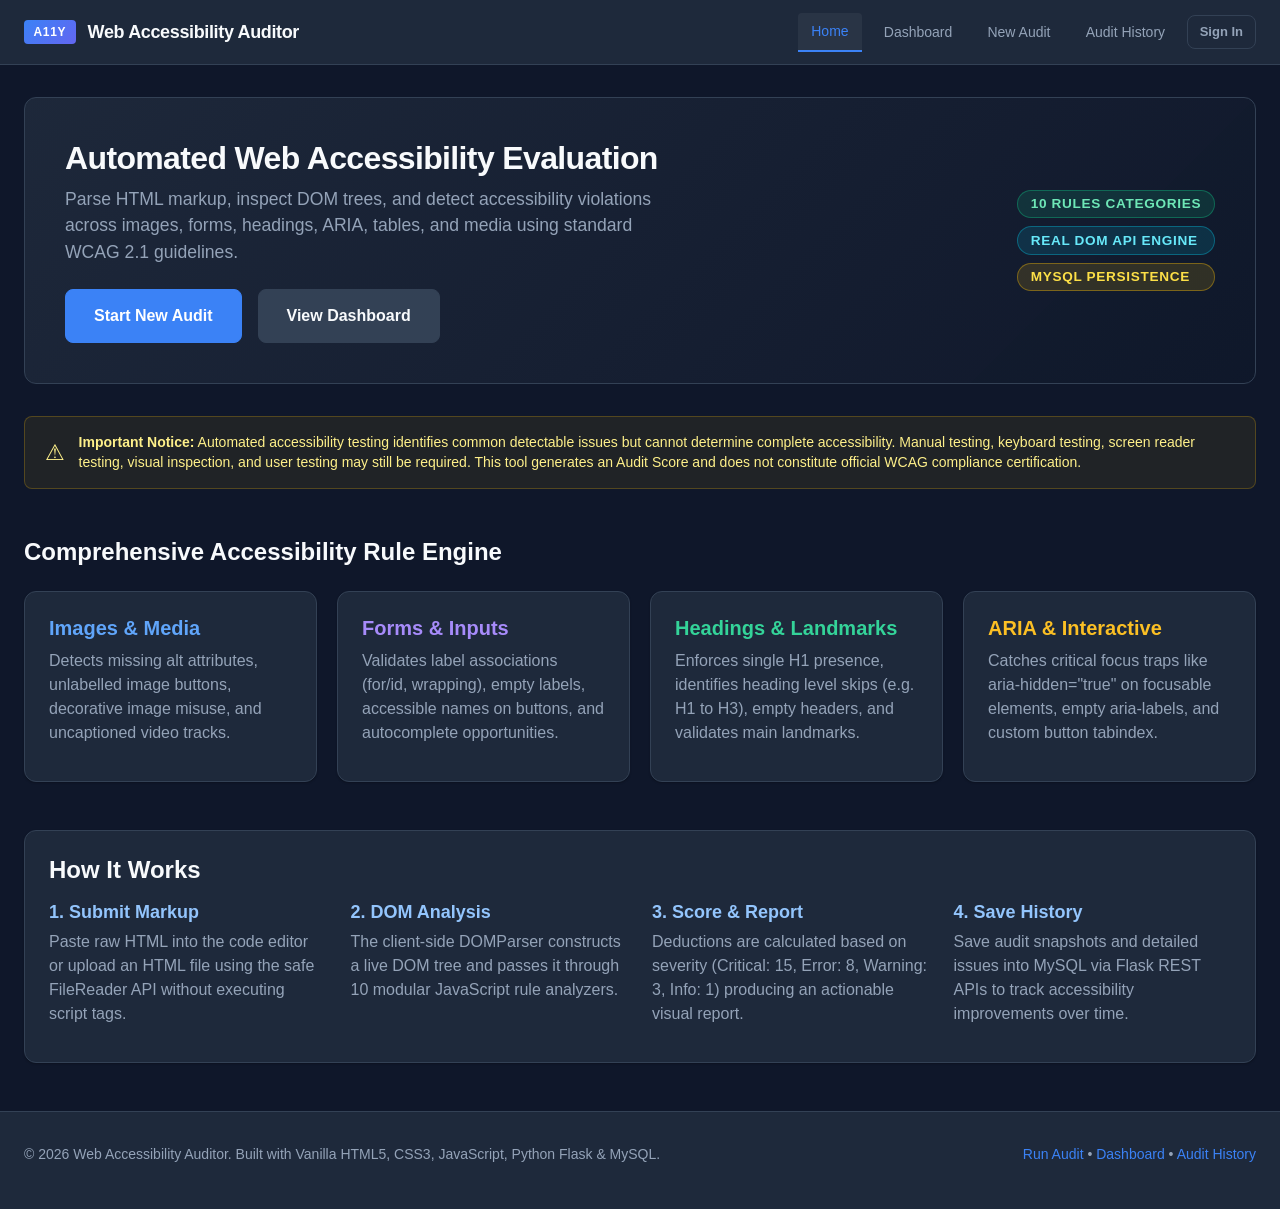
<file: frontend/index.html>
<!DOCTYPE html>
<html lang="en">
<head>
    <meta charset="UTF-8">
    <meta name="viewport" content="width=device-width, initial-scale=1.0">
    <title>Web Accessibility Auditor - Real-Time Automated WCAG HTML Analysis</title>
    <meta name="description" content="Production-grade developer tool for auditing HTML markup against WCAG accessibility standards using real JavaScript DOM parsing.">
    <link rel="stylesheet" href="css/style.css">
    <link rel="stylesheet" href="css/dashboard.css">
</head>
<body>
    <a href="#main-content" class="skip-link">Skip to main content</a>

    <header class="app-header" role="banner">
        <div class="container header-inner">
            <a href="index.html" class="brand-link" aria-label="Web Accessibility Auditor Home">
                <span class="brand-badge">A11Y</span>
                <span>Web Accessibility Auditor</span>
            </a>
            <nav aria-label="Main Application Navigation">
                <ul class="nav-links">
                    <li><a href="index.html" class="nav-link active">Home</a></li>
                    <li><a href="dashboard.html" class="nav-link">Dashboard</a></li>
                    <li><a href="auditor.html" class="nav-link">New Audit</a></li>
                    <li><a href="history.html" class="nav-link">Audit History</a></li>
                    <li id="nav-login-link"><a href="login.html" class="btn btn-outline btn-sm">Sign In</a></li>
                    <li id="nav-user-profile" style="display: none;">
                        <span class="user-profile-badge">
                            <span class="user-avatar">&#128100;</span>
                            <span id="user-name-display">User</span>
                        </span>
                    </li>
                    <li id="nav-logout-btn" style="display: none;">
                        <a href="#logout" class="btn btn-outline btn-sm">Logout</a>
                    </li>
                </ul>
            </nav>
        </div>
    </header>

    <main id="main-content" class="container" role="main">
        <section class="dashboard-hero" aria-labelledby="hero-title">
            <div class="hero-content">
                <h1 id="hero-title">Automated Web Accessibility Evaluation</h1>
                <p class="hero-subtitle">
                    Parse HTML markup, inspect DOM trees, and detect accessibility violations across images, forms, headings, ARIA, tables, and media using standard WCAG 2.1 guidelines.
                </p>
                <div style="display: flex; gap: 1rem; flex-wrap: wrap;">
                    <a href="auditor.html" class="btn btn-primary btn-lg">Start New Audit</a>
                    <a href="dashboard.html" class="btn btn-secondary btn-lg">View Dashboard</a>
                </div>
            </div>
            <div style="text-align: right; display: flex; flex-direction: column; gap: 0.5rem;">
                <div class="badge badge-pass" style="font-size: 0.85rem; padding: 0.4rem 0.8rem;">10 Rules Categories</div>
                <div class="badge badge-info" style="font-size: 0.85rem; padding: 0.4rem 0.8rem;">Real DOM API Engine</div>
                <div class="badge badge-warning" style="font-size: 0.85rem; padding: 0.4rem 0.8rem;">MySQL Persistence</div>
            </div>
        </section>

        <!-- Mandatory Limitations Notice (Section 30) -->
        <aside class="limitation-notice" role="note" aria-label="Important Accessibility Testing Limitation Notice">
            <span class="limitation-icon" aria-hidden="true">&#9888;</span>
            <div>
                <strong>Important Notice:</strong> Automated accessibility testing identifies common detectable issues but cannot determine complete accessibility. Manual testing, keyboard testing, screen reader testing, visual inspection, and user testing may still be required. This tool generates an Audit Score and does not constitute official WCAG compliance certification.
            </div>
        </aside>

        <section aria-labelledby="features-title" style="margin: 3rem 0;">
            <h2 id="features-title" style="margin-bottom: 1.5rem;">Comprehensive Accessibility Rule Engine</h2>
            <div class="stats-grid">
                <div class="card">
                    <h3 style="color: #60a5fa; margin-bottom: 0.5rem;">Images & Media</h3>
                    <p>Detects missing alt attributes, unlabelled image buttons, decorative image misuse, and uncaptioned video tracks.</p>
                </div>
                <div class="card">
                    <h3 style="color: #a78bfa; margin-bottom: 0.5rem;">Forms & Inputs</h3>
                    <p>Validates label associations (for/id, wrapping), empty labels, accessible names on buttons, and autocomplete opportunities.</p>
                </div>
                <div class="card">
                    <h3 style="color: #34d399; margin-bottom: 0.5rem;">Headings & Landmarks</h3>
                    <p>Enforces single H1 presence, identifies heading level skips (e.g. H1 to H3), empty headers, and validates main landmarks.</p>
                </div>
                <div class="card">
                    <h3 style="color: #fbbf24; margin-bottom: 0.5rem;">ARIA & Interactive</h3>
                    <p>Catches critical focus traps like aria-hidden="true" on focusable elements, empty aria-labels, and custom button tabindex.</p>
                </div>
            </div>
        </section>

        <section class="card" aria-labelledby="how-it-works-title" style="margin-bottom: 3rem;">
            <h2 id="how-it-works-title" style="margin-bottom: 1rem;">How It Works</h2>
            <div style="display: grid; grid-template-columns: repeat(auto-fit, minmax(220px, 1fr)); gap: 1.5rem;">
                <div>
                    <h4 style="margin-bottom: 0.4rem; color: #93c5fd;">1. Submit Markup</h4>
                    <p>Paste raw HTML into the code editor or upload an HTML file using the safe FileReader API without executing script tags.</p>
                </div>
                <div>
                    <h4 style="margin-bottom: 0.4rem; color: #93c5fd;">2. DOM Analysis</h4>
                    <p>The client-side DOMParser constructs a live DOM tree and passes it through 10 modular JavaScript rule analyzers.</p>
                </div>
                <div>
                    <h4 style="margin-bottom: 0.4rem; color: #93c5fd;">3. Score & Report</h4>
                    <p>Deductions are calculated based on severity (Critical: 15, Error: 8, Warning: 3, Info: 1) producing an actionable visual report.</p>
                </div>
                <div>
                    <h4 style="margin-bottom: 0.4rem; color: #93c5fd;">4. Save History</h4>
                    <p>Save audit snapshots and detailed issues into MySQL via Flask REST APIs to track accessibility improvements over time.</p>
                </div>
            </div>
        </section>
    </main>

    <footer class="app-footer" role="contentinfo">
        <div class="container footer-inner">
            <p>&copy; 2026 Web Accessibility Auditor. Built with Vanilla HTML5, CSS3, JavaScript, Python Flask &amp; MySQL.</p>
            <p><a href="auditor.html">Run Audit</a> &bull; <a href="dashboard.html">Dashboard</a> &bull; <a href="history.html">Audit History</a></p>
        </div>
    </footer>

    <script src="js/utils.js"></script>
    <script src="js/api.js"></script>
    <script src="js/auth.js"></script>
</body>
</html>
</file>
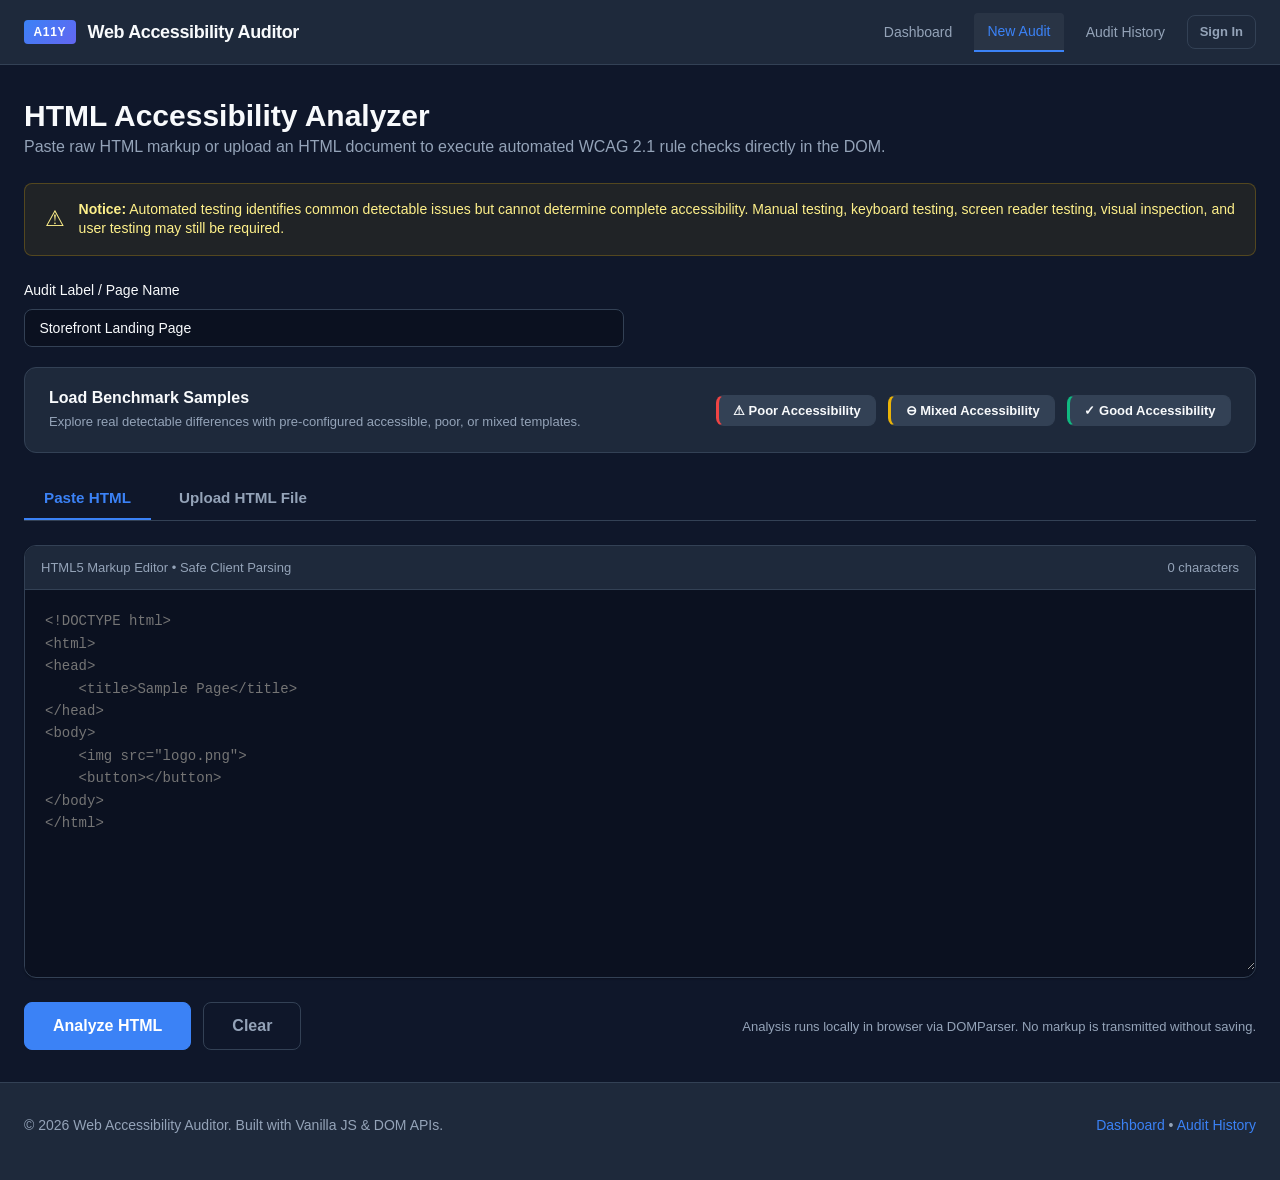
<file: frontend/auditor.html>
<!DOCTYPE html>
<html lang="en">
<head>
    <meta charset="UTF-8">
    <meta name="viewport" content="width=device-width, initial-scale=1.0">
    <title>New Audit - Web Accessibility Auditor</title>
    <meta name="description" content="Submit HTML markup or upload an HTML file to run real-time automated accessibility analysis.">
    <link rel="stylesheet" href="css/style.css">
    <link rel="stylesheet" href="css/auditor.css">
</head>
<body>
    <a href="#main-content" class="skip-link">Skip to main content</a>

    <header class="app-header" role="banner">
        <div class="container header-inner">
            <a href="index.html" class="brand-link" aria-label="Web Accessibility Auditor Home">
                <span class="brand-badge">A11Y</span>
                <span>Web Accessibility Auditor</span>
            </a>
            <nav aria-label="Main Navigation">
                <ul class="nav-links">
                    <li><a href="dashboard.html" class="nav-link">Dashboard</a></li>
                    <li><a href="auditor.html" class="nav-link active">New Audit</a></li>
                    <li><a href="history.html" class="nav-link">Audit History</a></li>
                    <li id="nav-login-link"><a href="login.html" class="btn btn-outline btn-sm">Sign In</a></li>
                    <li id="nav-user-profile" style="display: none;">
                        <span class="user-profile-badge">
                            <span class="user-avatar">&#128100;</span>
                            <span id="user-name-display">User</span>
                        </span>
                    </li>
                    <li id="nav-logout-btn" style="display: none;">
                        <a href="#logout" class="btn btn-outline btn-sm">Logout</a>
                    </li>
                </ul>
            </nav>
        </div>
    </header>

    <main id="main-content" class="container auditor-wrapper" role="main">
        <div style="margin-bottom: 1.5rem;">
            <h1>HTML Accessibility Analyzer</h1>
            <p>Paste raw HTML markup or upload an HTML document to execute automated WCAG 2.1 rule checks directly in the DOM.</p>
        </div>

        <!-- Mandatory Limitations Notice -->
        <aside class="limitation-notice" role="note" aria-label="Testing limitations notice">
            <span class="limitation-icon" aria-hidden="true">&#9888;</span>
            <div>
                <strong>Notice:</strong> Automated testing identifies common detectable issues but cannot determine complete accessibility. Manual testing, keyboard testing, screen reader testing, visual inspection, and user testing may still be required.
            </div>
        </aside>

        <!-- Page Name Input -->
        <div class="form-group" style="max-width: 600px;">
            <label for="audit-page-name" class="form-label">Audit Label / Page Name</label>
            <input type="text" id="audit-page-name" class="form-control" placeholder="e.g., Marketing Homepage, Checkout Modal, Login Form" value="Storefront Landing Page">
        </div>

        <!-- Sample Pages Selector -->
        <section class="samples-card" aria-labelledby="sample-loader-title">
            <div>
                <h3 id="sample-loader-title" style="font-size: 1rem; margin-bottom: 0.25rem;">Load Benchmark Samples</h3>
                <p style="font-size: 0.8125rem; margin-bottom: 0; color: var(--text-secondary);">
                    Explore real detectable differences with pre-configured accessible, poor, or mixed templates.
                </p>
            </div>
            <div class="sample-buttons">
                <button type="button" id="btn-sample-poor" class="sample-btn sample-poor" aria-label="Load Poor Accessibility Sample">
                    &#9888; Poor Accessibility
                </button>
                <button type="button" id="btn-sample-mixed" class="sample-btn sample-mixed" aria-label="Load Mixed Accessibility Sample">
                    &#8854; Mixed Accessibility
                </button>
                <button type="button" id="btn-sample-good" class="sample-btn sample-good" aria-label="Load Good Accessibility Sample">
                    &#10003; Good Accessibility
                </button>
            </div>
        </section>

        <!-- Input Mode Tabs (Paste vs Upload) -->
        <div class="input-mode-tabs" role="tablist" aria-label="HTML Input Options">
            <button type="button" role="tab" id="tab-paste" class="tab-btn active" aria-selected="true" aria-controls="panel-paste">
                Paste HTML
            </button>
            <button type="button" role="tab" id="tab-upload" class="tab-btn" aria-selected="false" aria-controls="panel-upload">
                Upload HTML File
            </button>
        </div>

        <!-- Panel A: Paste Markup -->
        <div id="panel-paste" role="tabpanel" aria-labelledby="tab-paste">
            <div class="editor-container">
                <div class="editor-toolbar">
                    <span class="editor-meta">HTML5 Markup Editor &bull; Safe Client Parsing</span>
                    <span id="char-counter" class="editor-meta">0 characters</span>
                </div>
                <label for="html-input-editor" class="visually-hidden" style="display: none;">HTML Source Code</label>
                <textarea id="html-input-editor" class="editor-textarea" placeholder="<!DOCTYPE html>&#10;<html>&#10;<head>&#10;    <title>Sample Page</title>&#10;</head>&#10;<body>&#10;    <img src=&quot;logo.png&quot;>&#10;    <button></button>&#10;</body>&#10;</html>" spellcheck="false"></textarea>
            </div>
        </div>

        <!-- Panel B: Upload File -->
        <div id="panel-upload" role="tabpanel" aria-labelledby="tab-upload" style="display: none;">
            <div id="file-dropzone" class="dropzone" tabindex="0" role="button" aria-label="Upload HTML file dropzone. Click to browse or drag and drop an HTML file.">
                <div class="dropzone-icon">&#128194;</div>
                <div class="dropzone-text">Choose an HTML file or drag &amp; drop it here</div>
                <div class="dropzone-hint">Supports .html and .htm files. Uploaded scripts are parsed safely without execution.</div>
                <input type="file" id="html-file-input" accept=".html,.htm" style="display: none;" aria-label="Select HTML file">
            </div>
            <div id="upload-status" class="alert alert-info" style="display: none;">
                <span id="upload-file-name"></span>
            </div>
        </div>

        <!-- Analysis Progress -->
        <div id="audit-progress-indicator" class="audit-progress" aria-live="polite">
            <div class="spinner"></div>
            <div>
                <strong>Running Accessibility Rule Engine...</strong>
                <p style="margin: 0; font-size: 0.8125rem; color: var(--text-secondary);">Inspecting DOM nodes across 10 WCAG categories.</p>
            </div>
        </div>

        <!-- Action Bar -->
        <div class="action-bar">
            <div class="action-buttons">
                <button type="button" id="btn-analyze" class="btn btn-primary btn-lg">
                    Analyze HTML
                </button>
                <button type="button" id="btn-clear" class="btn btn-outline btn-lg">
                    Clear
                </button>
            </div>
            <div style="font-size: 0.8125rem; color: var(--text-secondary);">
                Analysis runs locally in browser via DOMParser. No markup is transmitted without saving.
            </div>
        </div>
    </main>

    <footer class="app-footer" role="contentinfo">
        <div class="container footer-inner">
            <p>&copy; 2026 Web Accessibility Auditor. Built with Vanilla JS &amp; DOM APIs.</p>
            <p><a href="dashboard.html">Dashboard</a> &bull; <a href="history.html">Audit History</a></p>
        </div>
    </footer>

    <!-- Utility & Rule Scripts -->
    <script src="js/utils.js"></script>
    <script src="js/rules/images.js"></script>
    <script src="js/rules/forms.js"></script>
    <script src="js/rules/headings.js"></script>
    <script src="js/rules/links.js"></script>
    <script src="js/rules/buttons.js"></script>
    <script src="js/rules/document.js"></script>
    <script src="js/rules/structure.js"></script>
    <script src="js/rules/tables.js"></script>
    <script src="js/rules/media.js"></script>
    <script src="js/rules/aria.js"></script>
    <script src="js/auditor.js"></script>
    <script src="js/api.js"></script>
    <script src="js/auth.js"></script>

    <script>
        document.addEventListener('DOMContentLoaded', () => {
            const editor = document.getElementById('html-input-editor');
            const pageNameInput = document.getElementById('audit-page-name');
            const charCounter = document.getElementById('char-counter');
            const tabPaste = document.getElementById('tab-paste');
            const tabUpload = document.getElementById('tab-upload');
            const panelPaste = document.getElementById('panel-paste');
            const panelUpload = document.getElementById('panel-upload');
            const dropzone = document.getElementById('file-dropzone');
            const fileInput = document.getElementById('html-file-input');
            const uploadStatus = document.getElementById('upload-status');
            const uploadFileName = document.getElementById('upload-file-name');
            const btnAnalyze = document.getElementById('btn-analyze');
            const btnClear = document.getElementById('btn-clear');
            const progressIndicator = document.getElementById('audit-progress-indicator');

            // Character Counter
            editor.addEventListener('input', () => {
                charCounter.textContent = `${editor.value.length.toLocaleString()} characters`;
            });

            // Tabs Switching
            tabPaste.addEventListener('click', () => {
                tabPaste.classList.add('active');
                tabPaste.setAttribute('aria-selected', 'true');
                tabUpload.classList.remove('active');
                tabUpload.setAttribute('aria-selected', 'false');
                panelPaste.style.display = 'block';
                panelUpload.style.display = 'none';
            });

            tabUpload.addEventListener('click', () => {
                tabUpload.classList.add('active');
                tabUpload.setAttribute('aria-selected', 'true');
                tabPaste.classList.remove('active');
                tabPaste.setAttribute('aria-selected', 'false');
                panelUpload.style.display = 'block';
                panelPaste.style.display = 'none';
            });

            // File Upload Handlers (FileReader API)
            dropzone.addEventListener('click', () => fileInput.click());
            dropzone.addEventListener('keydown', (e) => {
                if (e.key === 'Enter' || e.key === ' ') {
                    e.preventDefault();
                    fileInput.click();
                }
            });

            dropzone.addEventListener('dragover', (e) => {
                e.preventDefault();
                dropzone.classList.add('dragover');
            });

            dropzone.addEventListener('dragleave', () => {
                dropzone.classList.remove('dragover');
            });

            dropzone.addEventListener('drop', (e) => {
                e.preventDefault();
                dropzone.classList.remove('dragover');
                if (e.dataTransfer.files && e.dataTransfer.files.length > 0) {
                    processFile(e.dataTransfer.files[0]);
                }
            });

            fileInput.addEventListener('change', () => {
                if (fileInput.files && fileInput.files.length > 0) {
                    processFile(fileInput.files[0]);
                }
            });

            function processFile(file) {
                if (!file.name.toLowerCase().endsWith('.html') && !file.name.toLowerCase().endsWith('.htm')) {
                    alert('Please select an HTML file (.html or .htm).');
                    return;
                }

                const reader = new FileReader();
                reader.onload = (event) => {
                    const content = event.target.result;
                    editor.value = content;
                    charCounter.textContent = `${content.length.toLocaleString()} characters`;
                    pageNameInput.value = file.name.replace(/\.[^/.]+$/, "");
                    
                    uploadStatus.style.display = 'block';
                    uploadFileName.textContent = `Uploaded "${file.name}" (${(file.size / 1024).toFixed(1)} KB). Switch to Paste Markup tab to edit or click Analyze HTML below.`;
                };
                reader.onerror = () => {
                    alert('Failed to read the selected file.');
                };
                reader.readAsText(file);
            }

            // Benchmark Sample Loaders
            async function loadSampleCode(type, label) {
                try {
                    btnAnalyze.disabled = true;
                    const sample = await A11yAPI.loadSample(type);
                    editor.value = sample;
                    charCounter.textContent = `${sample.length.toLocaleString()} characters`;
                    pageNameInput.value = label;
                    // Switch to paste tab if on upload tab
                    tabPaste.click();
                } catch (e) {
                    console.error('Failed to load sample:', e);
                } finally {
                    btnAnalyze.disabled = false;
                }
            }

            document.getElementById('btn-sample-poor').addEventListener('click', () => {
                loadSampleCode('poor', 'Poor Accessibility Benchmark');
            });
            document.getElementById('btn-sample-mixed').addEventListener('click', () => {
                loadSampleCode('mixed', 'Mixed Accessibility Benchmark');
            });
            document.getElementById('btn-sample-good').addEventListener('click', () => {
                loadSampleCode('good', 'Good Accessibility Benchmark');
            });

            // Clear Button
            btnClear.addEventListener('click', () => {
                editor.value = '';
                charCounter.textContent = '0 characters';
                uploadStatus.style.display = 'none';
                pageNameInput.value = 'Untitled Analysis';
            });

            // Analyze HTML Button
            btnAnalyze.addEventListener('click', () => {
                const markup = editor.value;
                const pageName = (pageNameInput.value || 'Untitled Analysis').trim();

                if (!markup.trim()) {
                    alert('Please enter or upload HTML markup to analyze.');
                    editor.focus();
                    return;
                }

                progressIndicator.style.display = 'flex';
                btnAnalyze.disabled = true;

                setTimeout(() => {
                    try {
                        const audit = A11yAuditor.runAudit(markup, pageName);
                        // Redirect to Report Page
                        window.location.href = 'report.html';
                    } catch (err) {
                        alert('Analysis failed: ' + err.message);
                        progressIndicator.style.display = 'none';
                        btnAnalyze.disabled = false;
                    }
                }, 150);
            });
        });
    </script>
</body>
</html>
</file>
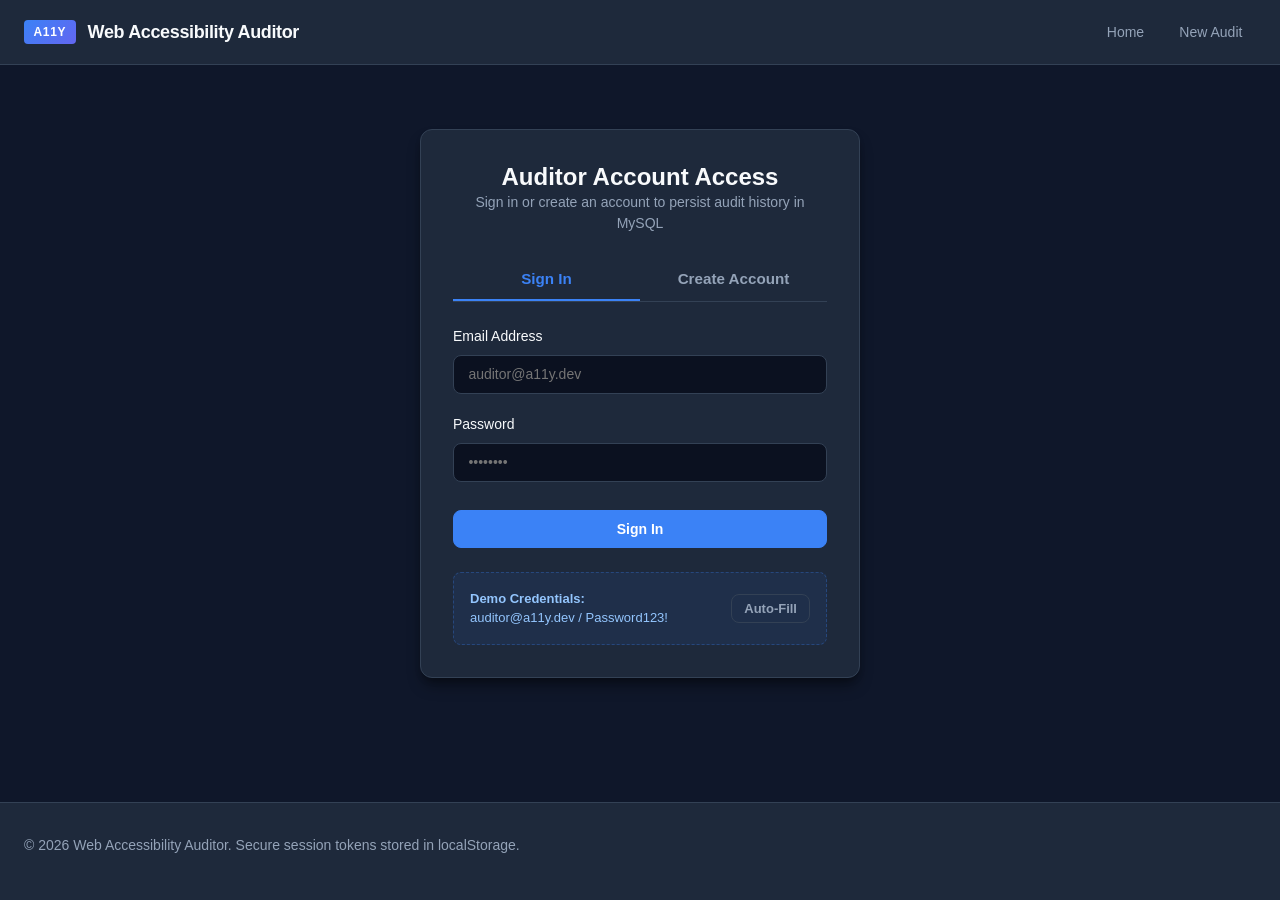
<file: frontend/dashboard.html>
<!DOCTYPE html>
<html lang="en">
<head>
    <meta charset="UTF-8">
    <meta name="viewport" content="width=device-width, initial-scale=1.0">
    <title>Dashboard - Web Accessibility Auditor</title>
    <meta name="description" content="Overview dashboard showing aggregate accessibility statistics and recent audit reports.">
    <link rel="stylesheet" href="css/style.css">
    <link rel="stylesheet" href="css/dashboard.css">
</head>
<body>
    <a href="#main-content" class="skip-link">Skip to main content</a>

    <header class="app-header" role="banner">
        <div class="container header-inner">
            <a href="index.html" class="brand-link" aria-label="Web Accessibility Auditor Home">
                <span class="brand-badge">A11Y</span>
                <span>Web Accessibility Auditor</span>
            </a>
            <nav aria-label="Main Navigation">
                <ul class="nav-links">
                    <li><a href="dashboard.html" class="nav-link active">Dashboard</a></li>
                    <li><a href="auditor.html" class="nav-link">New Audit</a></li>
                    <li><a href="history.html" class="nav-link">Audit History</a></li>
                    <li><a href="index.html#about" class="nav-link">About</a></li>
                    <li id="nav-login-link"><a href="login.html" class="btn btn-outline btn-sm">Sign In</a></li>
                    <li id="nav-user-profile" style="display: none;">
                        <span class="user-profile-badge">
                            <span class="user-avatar">&#128100;</span>
                            <span id="user-name-display">User</span>
                        </span>
                    </li>
                    <li id="nav-logout-btn" style="display: none;">
                        <a href="#logout" class="btn btn-outline btn-sm">Logout</a>
                    </li>
                </ul>
            </nav>
        </div>
    </header>

    <main id="main-content" class="container" role="main">
        <!-- Hero Section -->
        <section class="dashboard-hero" aria-labelledby="dash-hero-title">
            <div class="hero-content">
                <h1 id="dash-hero-title">Web Accessibility Auditor</h1>
                <p class="hero-subtitle">Analyze HTML and identify accessibility issues automatically.</p>
                <a href="auditor.html" class="btn btn-primary btn-lg">Start New Audit</a>
            </div>
            <div style="text-align: right;">
                <span class="badge badge-info" style="font-size: 0.85rem; padding: 0.4rem 0.8rem;">Automated WCAG 2.1 Engine</span>
            </div>
        </section>

        <!-- Mandatory Testing Limitation Notice -->
        <aside class="limitation-notice" role="note" aria-label="Testing limitations notice">
            <span class="limitation-icon" aria-hidden="true">&#9888;</span>
            <div>
                <strong>Automated Audit Notice:</strong> Automated testing identifies common detectable issues but cannot determine complete accessibility. Manual keyboard, screen reader, and contrast inspection remain essential for full compliance.
            </div>
        </aside>

        <!-- Statistics Grid -->
        <section aria-labelledby="stats-heading">
            <h2 id="stats-heading" class="visually-hidden" style="display: none;">Audit Statistics</h2>
            <div class="stats-grid">
                <div class="stat-card stat-total">
                    <span class="stat-label">Total Audits</span>
                    <span id="stat-total-audits" class="stat-value">0</span>
                </div>
                <div class="stat-card stat-score">
                    <span class="stat-label">Average Score</span>
                    <span id="stat-avg-score" class="stat-value">100</span>
                </div>
                <div class="stat-card stat-critical">
                    <span class="stat-label">Critical Issues</span>
                    <span id="stat-critical-issues" class="stat-value">0</span>
                </div>
                <div class="stat-card stat-errors">
                    <span class="stat-label">Errors Found</span>
                    <span id="stat-errors-found" class="stat-value">0</span>
                </div>
            </div>
        </section>

        <!-- Recent Audits Section -->
        <section aria-labelledby="recent-audits-heading" style="margin-bottom: 3rem;">
            <div class="section-header">
                <h2 id="recent-audits-heading">Recent Audits</h2>
                <a href="history.html" class="btn btn-outline btn-sm">View All History &rarr;</a>
            </div>

            <div id="dash-loading" style="text-align: center; padding: 2rem;">
                <div class="spinner" style="margin: 0 auto 1rem auto;"></div>
                <p>Loading audit records from MySQL...</p>
            </div>

            <div id="dash-empty" class="card empty-state" style="display: none;">
                <div class="empty-state-icon">&#128202;</div>
                <h3>No Audits Yet</h3>
                <p>You haven't run any accessibility audits yet. Start your first audit to view scores and issues here.</p>
                <a href="auditor.html" class="btn btn-primary" style="margin-top: 1rem;">Run Your First Audit</a>
            </div>

            <div id="dash-table-wrapper" class="table-responsive" style="display: none;">
                <table class="data-table" aria-label="Recent Accessibility Audits">
                    <thead>
                        <tr>
                            <th scope="col">Page Name</th>
                            <th scope="col">Score</th>
                            <th scope="col">Issues Summary</th>
                            <th scope="col">Date</th>
                            <th scope="col">Actions</th>
                        </tr>
                    </thead>
                    <tbody id="recent-audits-body">
                        <!-- Populated by JavaScript -->
                    </tbody>
                </table>
            </div>
        </section>
    </main>

    <footer class="app-footer" role="contentinfo">
        <div class="container footer-inner">
            <p>&copy; 2026 Web Accessibility Auditor. Developer accessibility toolkit.</p>
            <p><a href="auditor.html">Run Audit</a> &bull; <a href="history.html">Audit History</a></p>
        </div>
    </footer>

    <script src="js/utils.js"></script>
    <script src="js/api.js"></script>
    <script src="js/auth.js"></script>
    <script>
        document.addEventListener('DOMContentLoaded', async () => {
            A11yAuth.requireAuth();

            const statTotal = document.getElementById('stat-total-audits');
            const statAvg = document.getElementById('stat-avg-score');
            const statCrit = document.getElementById('stat-critical-issues');
            const statErr = document.getElementById('stat-errors-found');

            const loadingEl = document.getElementById('dash-loading');
            const emptyEl = document.getElementById('dash-empty');
            const tableWrapper = document.getElementById('dash-table-wrapper');
            const tableBody = document.getElementById('recent-audits-body');

            try {
                // Fetch me stats & recent audits
                const profileData = await A11yAPI.getMe();
                if (profileData && profileData.stats) {
                    statTotal.textContent = profileData.stats.total_audits || 0;
                    statAvg.textContent = `${profileData.stats.avg_score || 100}/100`;
                    statCrit.textContent = profileData.stats.total_critical || 0;
                    statErr.textContent = profileData.stats.total_errors || 0;
                }

                const auditsResp = await A11yAPI.getAudits();
                const audits = auditsResp.audits || [];

                loadingEl.style.display = 'none';

                if (audits.length === 0) {
                    emptyEl.style.display = 'block';
                    return;
                }

                tableWrapper.style.display = 'block';
                // Show up to 5 most recent
                const recent = audits.slice(0, 5);
                tableBody.innerHTML = recent.map(audit => {
                    const score = audit.score || 0;
                    let scoreClass = 'poor';
                    if (score >= 90) scoreClass = 'excellent';
                    else if (score >= 75) scoreClass = 'good';
                    else if (score >= 50) scoreClass = 'warning';

                    return `
                        <tr>
                            <td><strong>${A11yUtils.escapeHTML(audit.page_name)}</strong></td>
                            <td><span class="score-pill ${scoreClass}">${score}</span></td>
                            <td>
                                <div class="issue-counts-compact">
                                    <span class="badge badge-critical" title="Critical">${audit.critical_count || 0}</span>
                                    <span class="badge badge-error" title="Errors">${audit.error_count || 0}</span>
                                    <span class="badge badge-warning" title="Warnings">${audit.warning_count || 0}</span>
                                    <span class="badge badge-pass" title="Passed">${audit.pass_count || 0}</span>
                                </div>
                            </td>
                            <td>${A11yUtils.formatDate(audit.created_at)}</td>
                            <td>
                                <a href="report.html?id=${audit.id}" class="btn btn-outline btn-sm">View Report</a>
                            </td>
                        </tr>
                    `;
                }).join('');
            } catch (err) {
                console.error('Dashboard load error:', err);
                loadingEl.style.display = 'none';
            }
        });
    </script>
</body>
</html>
</file>
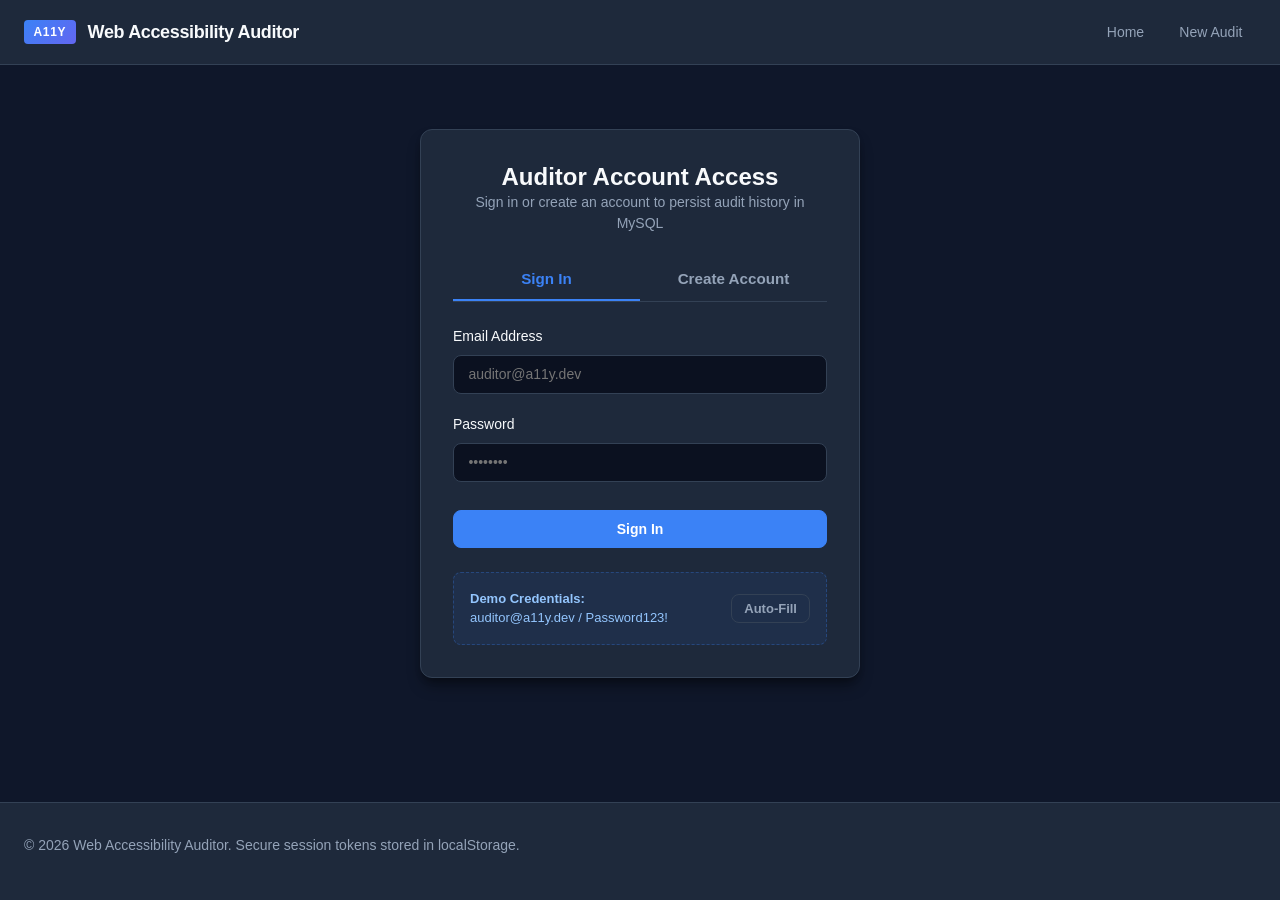
<file: frontend/history.html>
<!DOCTYPE html>
<html lang="en">
<head>
    <meta charset="UTF-8">
    <meta name="viewport" content="width=device-width, initial-scale=1.0">
    <title>Audit History - Web Accessibility Auditor</title>
    <meta name="description" content="Persistent history of saved accessibility audits stored in MySQL database.">
    <link rel="stylesheet" href="css/style.css">
    <link rel="stylesheet" href="css/dashboard.css">
</head>
<body>
    <a href="#main-content" class="skip-link">Skip to main content</a>

    <header class="app-header" role="banner">
        <div class="container header-inner">
            <a href="index.html" class="brand-link" aria-label="Web Accessibility Auditor Home">
                <span class="brand-badge">A11Y</span>
                <span>Web Accessibility Auditor</span>
            </a>
            <nav aria-label="Main Navigation">
                <ul class="nav-links">
                    <li><a href="dashboard.html" class="nav-link">Dashboard</a></li>
                    <li><a href="auditor.html" class="nav-link">New Audit</a></li>
                    <li><a href="history.html" class="nav-link active">Audit History</a></li>
                    <li id="nav-login-link"><a href="login.html" class="btn btn-outline btn-sm">Sign In</a></li>
                    <li id="nav-user-profile" style="display: none;">
                        <span class="user-profile-badge">
                            <span class="user-avatar">&#128100;</span>
                            <span id="user-name-display">User</span>
                        </span>
                    </li>
                    <li id="nav-logout-btn" style="display: none;">
                        <a href="#logout" class="btn btn-outline btn-sm">Logout</a>
                    </li>
                </ul>
            </nav>
        </div>
    </header>

    <main id="main-content" class="container" role="main" style="margin: 2rem auto 4rem auto;">
        <div class="section-header" style="margin-bottom: 2rem;">
            <div>
                <h1>Saved Audit History</h1>
                <p>Persistent audit snapshots and issue logs saved to your MySQL database.</p>
            </div>
            <a href="auditor.html" class="btn btn-primary">Start New Audit</a>
        </div>

        <div id="history-loading" style="text-align: center; padding: 3rem;">
            <div class="spinner" style="margin: 0 auto 1rem auto;"></div>
            <p>Loading saved audits from database...</p>
        </div>

        <div id="history-empty" class="card empty-state" style="display: none;">
            <div class="empty-state-icon">&#128193;</div>
            <h2>No Saved Audits Found</h2>
            <p>You have not saved any accessibility audits yet. Run an audit and click "Save Audit to MySQL" on the report screen.</p>
            <a href="auditor.html" class="btn btn-primary" style="margin-top: 1rem;">Run an Audit</a>
        </div>

        <div id="history-table-wrapper" class="table-responsive" style="display: none;">
            <table class="data-table" aria-label="Database Audit History">
                <thead>
                    <tr>
                        <th scope="col">Page Name</th>
                        <th scope="col">Score</th>
                        <th scope="col">Issue Counts (Crit / Err / Warn)</th>
                        <th scope="col">Audit Date</th>
                        <th scope="col">Actions</th>
                    </tr>
                </thead>
                <tbody id="history-table-body">
                    <!-- Populated by history.js -->
                </tbody>
            </table>
        </div>
    </main>

    <footer class="app-footer" role="contentinfo">
        <div class="container footer-inner">
            <p>&copy; 2026 Web Accessibility Auditor. Developer accessibility toolkit.</p>
            <p><a href="auditor.html">Run Audit</a> &bull; <a href="dashboard.html">Dashboard</a></p>
        </div>
    </footer>

    <script src="js/utils.js"></script>
    <script src="js/api.js"></script>
    <script src="js/auth.js"></script>
    <script src="js/history.js"></script>
</body>
</html>
</file>
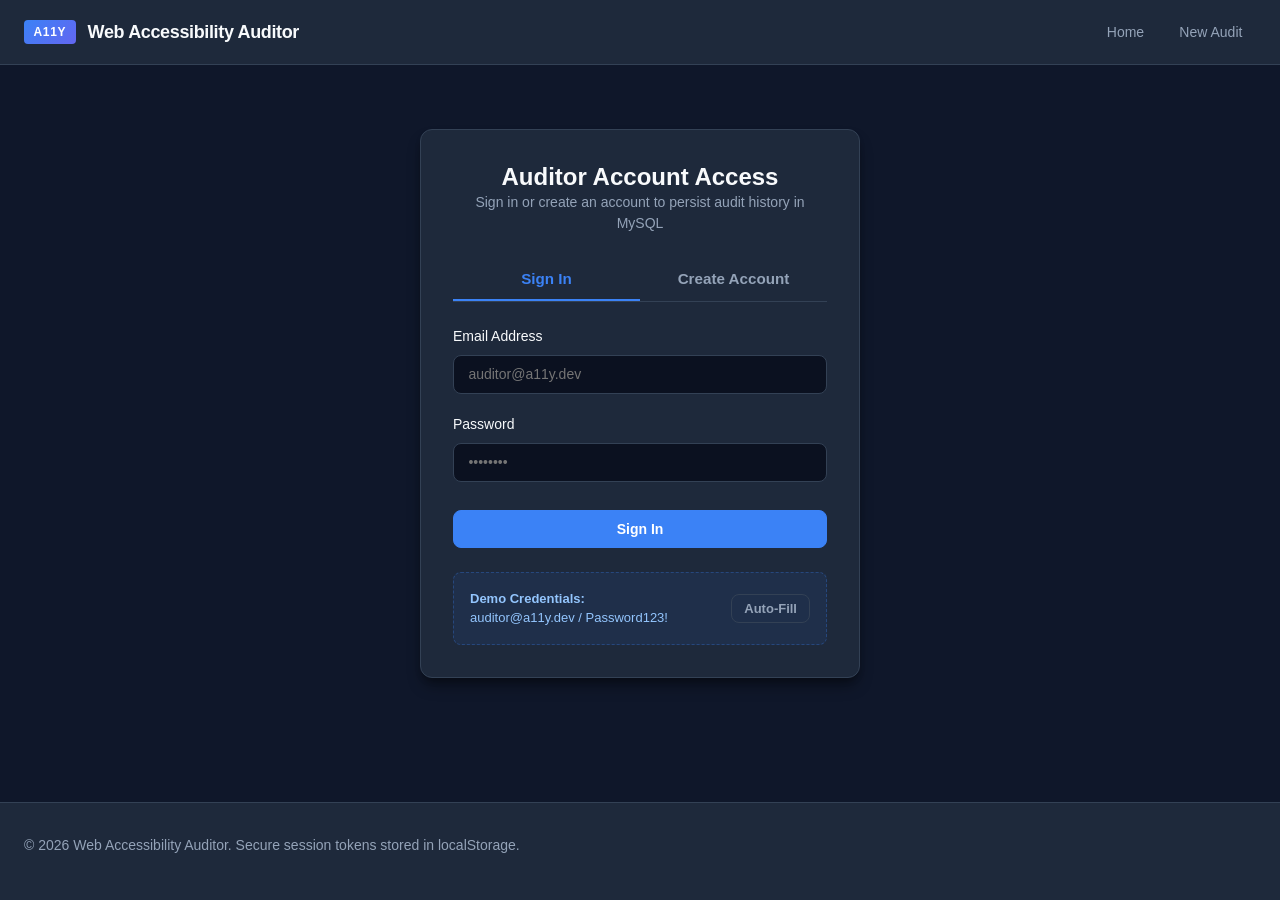
<file: frontend/login.html>
<!DOCTYPE html>
<html lang="en">
<head>
    <meta charset="UTF-8">
    <meta name="viewport" content="width=device-width, initial-scale=1.0">
    <title>Sign In / Register - Web Accessibility Auditor</title>
    <meta name="description" content="Sign in or register to save accessibility audit histories and access past audit reports.">
    <link rel="stylesheet" href="css/style.css">
    <style>
        .auth-container {
            max-width: 440px;
            margin: 4rem auto;
            width: 100%;
        }
        .auth-card {
            background-color: var(--bg-surface);
            border: 1px solid var(--border-color);
            border-radius: var(--radius-lg);
            padding: 2rem;
            box-shadow: var(--shadow-lg);
        }
        .auth-tabs {
            display: flex;
            border-bottom: 1px solid var(--border-color);
            margin-bottom: 1.5rem;
        }
        .auth-tab {
            flex: 1;
            text-align: center;
            background: none;
            border: none;
            padding: 0.75rem;
            font-size: 0.95rem;
            font-weight: 600;
            color: var(--text-secondary);
            cursor: pointer;
            border-bottom: 2px solid transparent;
            transition: all 0.15s ease;
        }
        .auth-tab.active {
            color: var(--primary);
            border-bottom-color: var(--primary);
        }
        .demo-box {
            background: rgba(59, 130, 246, 0.08);
            border: 1px dashed rgba(59, 130, 246, 0.3);
            border-radius: var(--radius-md);
            padding: 1rem;
            margin-top: 1.5rem;
            font-size: 0.8125rem;
            color: #93c5fd;
            display: flex;
            justify-content: space-between;
            align-items: center;
        }
    </style>
</head>
<body>
    <a href="#main-content" class="skip-link">Skip to main content</a>

    <header class="app-header" role="banner">
        <div class="container header-inner">
            <a href="index.html" class="brand-link" aria-label="Web Accessibility Auditor Home">
                <span class="brand-badge">A11Y</span>
                <span>Web Accessibility Auditor</span>
            </a>
            <nav aria-label="Main Navigation">
                <ul class="nav-links">
                    <li><a href="index.html" class="nav-link">Home</a></li>
                    <li><a href="auditor.html" class="nav-link">New Audit</a></li>
                </ul>
            </nav>
        </div>
    </header>

    <main id="main-content" class="container" role="main">
        <div class="auth-container">
            <div class="auth-card">
                <div style="text-align: center; margin-bottom: 1.5rem;">
                    <h2>Auditor Account Access</h2>
                    <p style="font-size: 0.875rem;">Sign in or create an account to persist audit history in MySQL</p>
                </div>

                <div id="auth-alert" class="alert alert-danger" style="display: none;" role="alert"></div>

                <div class="auth-tabs" role="tablist">
                    <button type="button" id="tab-login" class="auth-tab active" role="tab" aria-selected="true">Sign In</button>
                    <button type="button" id="tab-register" class="auth-tab" role="tab" aria-selected="false">Create Account</button>
                </div>

                <!-- Sign In Form -->
                <form id="form-login" novalidate>
                    <div class="form-group">
                        <label for="login-email" class="form-label">Email Address</label>
                        <input type="email" id="login-email" class="form-control" autocomplete="email" required placeholder="auditor@a11y.dev">
                    </div>

                    <div class="form-group">
                        <label for="login-password" class="form-label">Password</label>
                        <input type="password" id="login-password" class="form-control" autocomplete="current-password" required placeholder="••••••••">
                    </div>

                    <button type="submit" id="btn-login-submit" class="btn btn-primary" style="width: 100%; margin-top: 0.5rem;">
                        Sign In
                    </button>
                </form>

                <!-- Register Form -->
                <form id="form-register" style="display: none;" novalidate>
                    <div class="form-group">
                        <label for="reg-name" class="form-label">Full Name</label>
                        <input type="text" id="reg-name" class="form-control" autocomplete="name" required placeholder="Jane Doe">
                    </div>

                    <div class="form-group">
                        <label for="reg-email" class="form-label">Email Address</label>
                        <input type="email" id="reg-email" class="form-control" autocomplete="email" required placeholder="jane@example.com">
                    </div>

                    <div class="form-group">
                        <label for="reg-password" class="form-label">Password (min 6 chars)</label>
                        <input type="password" id="reg-password" class="form-control" autocomplete="new-password" required placeholder="••••••••">
                    </div>

                    <button type="submit" id="btn-register-submit" class="btn btn-primary" style="width: 100%; margin-top: 0.5rem;">
                        Create Account
                    </button>
                </form>

                <!-- Demo Quick Fill Box -->
                <div class="demo-box">
                    <div>
                        <strong>Demo Credentials:</strong><br>
                        <span>auditor@a11y.dev / Password123!</span>
                    </div>
                    <button type="button" id="btn-demo-fill" class="btn btn-outline btn-sm">Auto-Fill</button>
                </div>
            </div>
        </div>
    </main>

    <footer class="app-footer" role="contentinfo">
        <div class="container footer-inner">
            <p>&copy; 2026 Web Accessibility Auditor. Secure session tokens stored in localStorage.</p>
        </div>
    </footer>

    <script src="js/utils.js"></script>
    <script src="js/api.js"></script>
    <script src="js/auth.js"></script>
    <script>
        document.addEventListener('DOMContentLoaded', () => {
            const tabLogin = document.getElementById('tab-login');
            const tabRegister = document.getElementById('tab-register');
            const formLogin = document.getElementById('form-login');
            const formRegister = document.getElementById('form-register');
            const alertBox = document.getElementById('auth-alert');
            const demoBtn = document.getElementById('btn-demo-fill');

            const loginEmail = document.getElementById('login-email');
            const loginPassword = document.getElementById('login-password');

            const urlParams = new URLSearchParams(window.location.search);
            const redirectUrl = urlParams.get('redirect') || 'dashboard.html';

            if (urlParams.get('logged_out')) {
                showAlert('You have been signed out.', 'success');
            } else if (urlParams.get('expired')) {
                showAlert('Your session has expired. Please sign in again.', 'warning');
            }

            // Tab Switching
            tabLogin.addEventListener('click', () => {
                tabLogin.classList.add('active');
                tabLogin.setAttribute('aria-selected', 'true');
                tabRegister.classList.remove('active');
                tabRegister.setAttribute('aria-selected', 'false');
                formLogin.style.display = 'block';
                formRegister.style.display = 'none';
                clearAlert();
            });

            tabRegister.addEventListener('click', () => {
                tabRegister.classList.add('active');
                tabRegister.setAttribute('aria-selected', 'true');
                tabLogin.classList.remove('active');
                tabLogin.setAttribute('aria-selected', 'false');
                formRegister.style.display = 'block';
                formLogin.style.display = 'none';
                clearAlert();
            });

            // Demo Auto Fill
            demoBtn.addEventListener('click', () => {
                tabLogin.click();
                loginEmail.value = 'auditor@a11y.dev';
                loginPassword.value = 'Password123!';
            });

            function showAlert(msg, type = 'danger') {
                alertBox.className = `alert alert-${type}`;
                alertBox.textContent = msg;
                alertBox.style.display = 'block';
            }

            function clearAlert() {
                alertBox.style.display = 'none';
            }

            // Handle Sign In
            formLogin.addEventListener('submit', async (e) => {
                e.preventDefault();
                clearAlert();

                const email = loginEmail.value.trim();
                const password = loginPassword.value;

                if (!email || !password) {
                    showAlert('Please enter both your email address and password.');
                    return;
                }

                try {
                    const submitBtn = document.getElementById('btn-login-submit');
                    submitBtn.disabled = true;
                    submitBtn.textContent = 'Signing in...';

                    const resp = await A11yAPI.login(email, password);
                    A11yAPI.setToken(resp.token, true);
                    A11yAuth.setUser(resp.user, true);

                    window.location.href = redirectUrl;
                } catch (err) {
                    showAlert(err.message || 'Login failed.');
                    const submitBtn = document.getElementById('btn-login-submit');
                    submitBtn.disabled = false;
                    submitBtn.textContent = 'Sign In';
                }
            });

            // Handle Register
            formRegister.addEventListener('submit', async (e) => {
                e.preventDefault();
                clearAlert();

                const name = document.getElementById('reg-name').value.trim();
                const email = document.getElementById('reg-email').value.trim();
                const password = document.getElementById('reg-password').value;

                if (!name || !email || !password) {
                    showAlert('All registration fields are required.');
                    return;
                }

                if (password.length < 6) {
                    showAlert('Password must contain at least 6 characters.');
                    return;
                }

                try {
                    const submitBtn = document.getElementById('btn-register-submit');
                    submitBtn.disabled = true;
                    submitBtn.textContent = 'Creating account...';

                    const resp = await A11yAPI.register(name, email, password);
                    A11yAPI.setToken(resp.token, true);
                    A11yAuth.setUser(resp.user, true);

                    showAlert('Account created! Redirecting...', 'success');
                    setTimeout(() => {
                        window.location.href = redirectUrl;
                    }, 500);
                } catch (err) {
                    showAlert(err.message || 'Registration failed.');
                    const submitBtn = document.getElementById('btn-register-submit');
                    submitBtn.disabled = false;
                    submitBtn.textContent = 'Create Account';
                }
            });
        });
    </script>
</body>
</html>
</file>
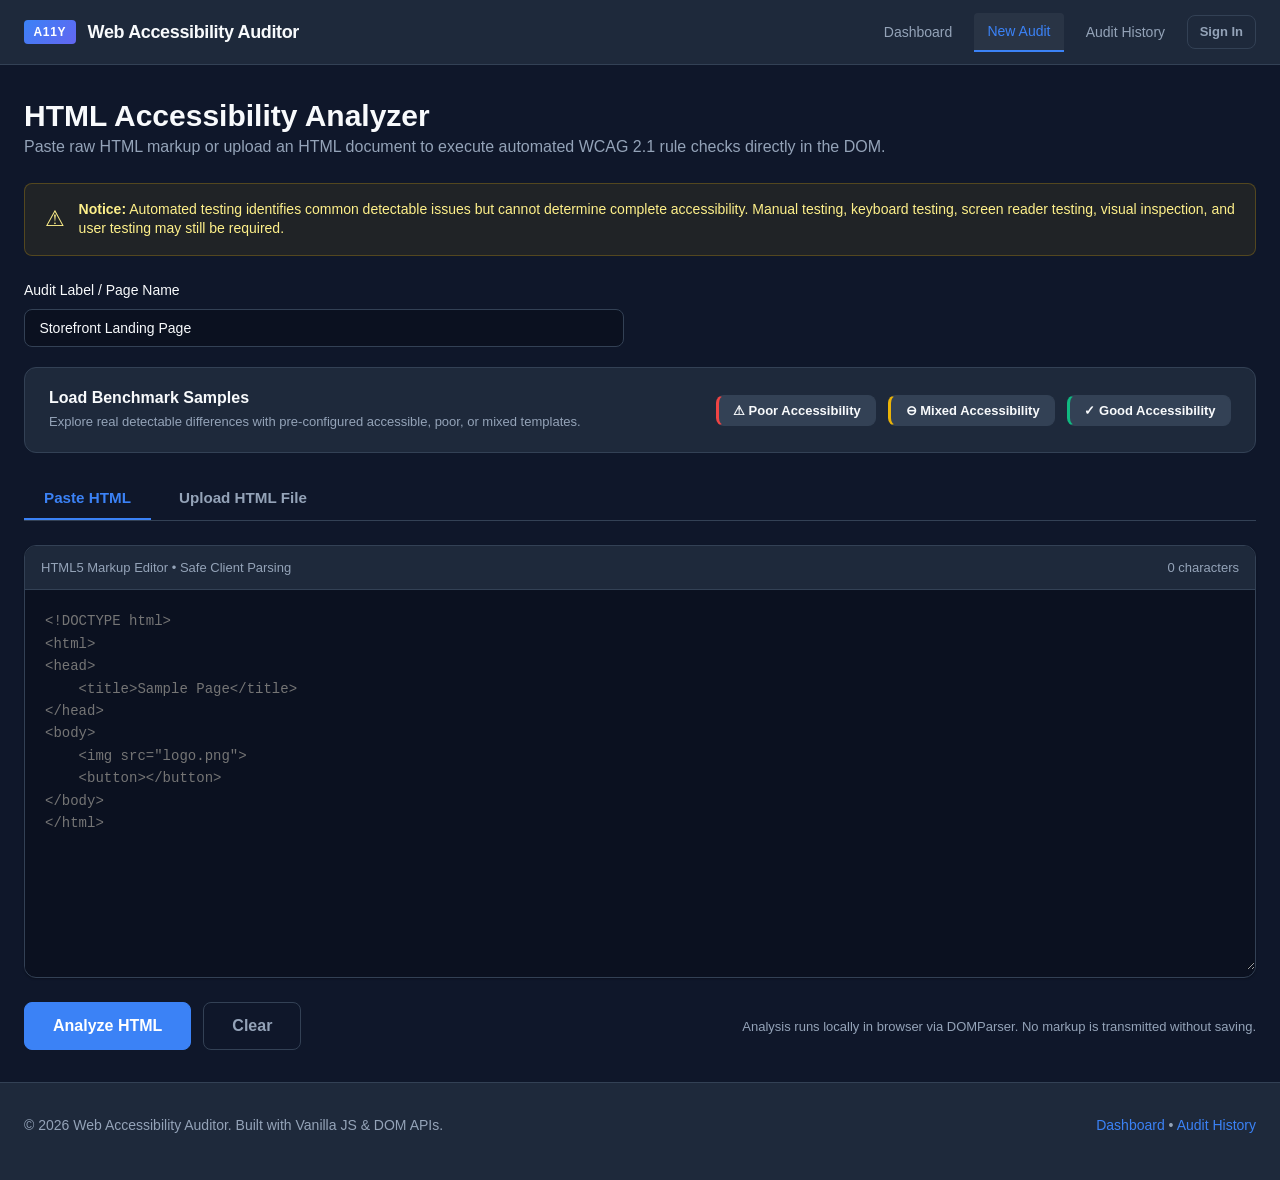
<file: frontend/report.html>
<!DOCTYPE html>
<html lang="en">
<head>
    <meta charset="UTF-8">
    <meta name="viewport" content="width=device-width, initial-scale=1.0">
    <title>Accessibility Audit Report - Web Accessibility Auditor</title>
    <meta name="description" content="Visual audit report detailing detected web accessibility violations, severity grades, recommendations, and WCAG references.">
    <link rel="stylesheet" href="css/style.css">
    <link rel="stylesheet" href="css/report.css">
</head>
<body>
    <a href="#main-content" class="skip-link">Skip to main content</a>

    <header class="app-header" role="banner">
        <div class="container header-inner">
            <a href="index.html" class="brand-link" aria-label="Web Accessibility Auditor Home">
                <span class="brand-badge">A11Y</span>
                <span>Web Accessibility Auditor</span>
            </a>
            <nav aria-label="Main Navigation">
                <ul class="nav-links">
                    <li><a href="dashboard.html" class="nav-link">Dashboard</a></li>
                    <li><a href="auditor.html" class="nav-link">New Audit</a></li>
                    <li><a href="history.html" class="nav-link">Audit History</a></li>
                    <li id="nav-login-link"><a href="login.html" class="btn btn-outline btn-sm">Sign In</a></li>
                    <li id="nav-user-profile" style="display: none;">
                        <span class="user-profile-badge">
                            <span class="user-avatar">&#128100;</span>
                            <span id="user-name-display">User</span>
                        </span>
                    </li>
                    <li id="nav-logout-btn" style="display: none;">
                        <a href="#logout" class="btn btn-outline btn-sm">Logout</a>
                    </li>
                </ul>
            </nav>
        </div>
    </header>

    <main id="main-content" class="container" role="main">
        <!-- Loading State for saved reports -->
        <div id="report-loading" style="display: none; align-items: center; justify-content: center; padding: 4rem;">
            <div class="spinner"></div>
            <span style="margin-left: 1rem; color: var(--text-secondary);">Loading audit report...</span>
        </div>

        <!-- Report Header -->
        <section class="report-header" aria-labelledby="report-page-title">
            <div class="report-title-area">
                <h1 id="report-page-title">Accessibility Evaluation Report</h1>
                <div id="report-timestamp" class="report-meta">Automated DOM analysis</div>
            </div>
            <div class="report-actions">
                <a href="auditor.html" class="btn btn-outline btn-sm">&larr; New Audit</a>
                <button type="button" id="btn-print-report" class="btn btn-secondary btn-sm" aria-label="Print or export report as PDF">
                    &#128438; Print / Export
                </button>
                <button type="button" id="btn-save-audit" class="btn btn-primary btn-sm" aria-label="Save audit results to MySQL database">
                    &#128190; Save Audit to MySQL
                </button>
            </div>
        </section>

        <!-- Mandatory Limitations Notice -->
        <aside class="limitation-notice" role="note" aria-label="Automated testing limitations notice">
            <span class="limitation-icon" aria-hidden="true">&#9888;</span>
            <div>
                <strong>Audit Score Disclaimer:</strong> This metric represents an automated heuristic <em>Audit Score</em> based on detectable WCAG 2.1 rules. Automated testing alone does not replace complete manual accessibility evaluation, keyboard operability testing, or assistive technology screen reader validation.
            </div>
        </aside>

        <!-- Score Overview & Summary Counters -->
        <section class="score-overview-card" aria-labelledby="score-section-heading">
            <h2 id="score-section-heading" class="visually-hidden" style="display: none;">Score and Issue Summary</h2>
            <div class="score-display">
                <div class="score-circle" id="score-circle" role="progressbar" aria-valuenow="84" aria-valuemin="0" aria-valuemax="100" aria-label="Audit Score">
                    <span id="score-number" class="score-number">--</span>
                    <span class="score-scale">/ 100</span>
                </div>
                <div id="score-grade" class="score-grade-badge">Evaluating</div>
                <span style="font-size: 0.75rem; color: var(--text-muted); margin-top: 0.35rem;">Audit Score</span>
            </div>

            <div>
                <h3 style="font-size: 1rem; margin-bottom: 0.85rem; color: var(--text-secondary); text-transform: uppercase; letter-spacing: 0.05em;">
                    Issue Severity Summary (Click to filter)
                </h3>
                <div class="summary-counters">
                    <div class="counter-tile tile-critical" data-severity="CRITICAL" tabindex="0" role="button" aria-label="Filter by Critical Issues">
                        <div class="counter-label" style="color: #fca5a5;">Critical</div>
                        <div id="count-critical" class="counter-number" style="color: var(--severity-critical);">0</div>
                    </div>
                    <div class="counter-tile tile-error" data-severity="ERROR" tabindex="0" role="button" aria-label="Filter by Errors">
                        <div class="counter-label" style="color: #fdba74;">Errors</div>
                        <div id="count-error" class="counter-number" style="color: var(--severity-error);">0</div>
                    </div>
                    <div class="counter-tile tile-warning" data-severity="WARNING" tabindex="0" role="button" aria-label="Filter by Warnings">
                        <div class="counter-label" style="color: #fde047;">Warnings</div>
                        <div id="count-warning" class="counter-number" style="color: var(--severity-warning);">0</div>
                    </div>
                    <div class="counter-tile tile-info" data-severity="INFO" tabindex="0" role="button" aria-label="Filter by Information">
                        <div class="counter-label" style="color: #67e8f9;">Info</div>
                        <div id="count-info" class="counter-number" style="color: var(--severity-info);">0</div>
                    </div>
                    <div class="counter-tile tile-pass" data-severity="PASS" tabindex="0" role="button" aria-label="Filter by Passed Checks">
                        <div class="counter-label" style="color: #6ee7b7;">Pass</div>
                        <div id="count-pass" class="counter-number" style="color: var(--severity-pass);">0</div>
                    </div>
                </div>
            </div>
        </section>

        <!-- Category Filters -->
        <section class="category-filters-wrapper" aria-label="Filter issues by category">
            <div class="category-filter-list" role="tablist">
                <button type="button" class="category-chip active" data-category="ALL" role="tab" aria-selected="true">All Categories</button>
                <button type="button" class="category-chip" data-category="Images" role="tab" aria-selected="false">Images</button>
                <button type="button" class="category-chip" data-category="Forms" role="tab" aria-selected="false">Forms</button>
                <button type="button" class="category-chip" data-category="Headings" role="tab" aria-selected="false">Headings</button>
                <button type="button" class="category-chip" data-category="Links" role="tab" aria-selected="false">Links</button>
                <button type="button" class="category-chip" data-category="Buttons" role="tab" aria-selected="false">Buttons</button>
                <button type="button" class="category-chip" data-category="Structure" role="tab" aria-selected="false">Structure</button>
                <button type="button" class="category-chip" data-category="ARIA" role="tab" aria-selected="false">ARIA</button>
                <button type="button" class="category-chip" data-category="Tables" role="tab" aria-selected="false">Tables</button>
                <button type="button" class="category-chip" data-category="Media" role="tab" aria-selected="false">Media</button>
                <button type="button" class="category-chip" data-category="Document" role="tab" aria-selected="false">Document</button>
            </div>
        </section>

        <!-- Search & Sort Controls Bar -->
        <section class="controls-bar" aria-label="Filter and Sort Controls">
            <div class="search-input-wrapper">
                <label for="issue-search" class="visually-hidden" style="display: none;">Search detected issues</label>
                <input type="search" id="issue-search" class="form-control" placeholder="Search issues by rule, keyword, tag, or WCAG..." aria-label="Search detected issues">
            </div>

            <div style="display: flex; align-items: center; gap: 1rem;">
                <span id="filtered-count-display" style="font-size: 0.8125rem; color: var(--text-secondary);">
                    Showing 0 items
                </span>

                <div class="sort-group">
                    <label for="issue-sort">Sort By:</label>
                    <select id="issue-sort" class="sort-select" aria-label="Sort issues by">
                        <option value="severity">Severity (Critical first)</option>
                        <option value="category">Category (A-Z)</option>
                        <option value="dom">DOM Order</option>
                    </select>
                </div>
            </div>
        </section>

        <!-- Issues Feed -->
        <section id="issues-feed" class="issues-feed" aria-label="Detected accessibility issues and passed checks" aria-live="polite">
            <!-- Rendered by JavaScript -->
        </section>
    </main>

    <!-- Modal for View Element Inspection -->
    <div id="inspect-modal" class="modal-overlay" role="dialog" aria-modal="true" aria-labelledby="modal-issue-title" tabindex="-1">
        <div class="modal-dialog">
            <div class="modal-header">
                <div>
                    <h3 id="modal-issue-title" style="font-size: 1.15rem; margin-bottom: 0.25rem;">Inspect Element</h3>
                    <div id="modal-rule-info" style="font-size: 0.75rem; color: var(--text-muted); font-family: var(--font-mono);"></div>
                </div>
                <button type="button" id="modal-close-icon" class="btn btn-outline btn-sm" aria-label="Close modal dialog">&times;</button>
            </div>
            <div class="modal-body">
                <div class="issue-section-label">Source Code Snippet</div>
                <div id="modal-code-display" class="code-block" style="max-height: 220px; overflow-y: auto;"></div>

                <div class="issue-section-label" style="margin-top: 1.25rem;">Recommended Accessible Fix</div>
                <div id="modal-recommended-fix" class="code-block" style="color: #6ee7b7;"></div>
            </div>
            <div class="modal-footer">
                <button type="button" id="btn-close-modal" class="btn btn-secondary btn-sm">Close</button>
            </div>
        </div>
    </div>

    <footer class="app-footer" role="contentinfo">
        <div class="container footer-inner">
            <p>&copy; 2026 Web Accessibility Auditor. Developer accessibility toolkit.</p>
            <p><a href="auditor.html">Run Another Audit</a> &bull; <a href="dashboard.html">Dashboard</a> &bull; <a href="history.html">Audit History</a></p>
        </div>
    </footer>

    <!-- Scripts -->
    <script src="js/utils.js"></script>
    <script src="js/auditor.js"></script>
    <script src="js/api.js"></script>
    <script src="js/auth.js"></script>
    <script src="js/report.js"></script>
</body>
</html>
</file>
<file: frontend/css/style.css>
/* ==========================================================================
   WEB ACCESSIBILITY AUDITOR - CORE DESIGN SYSTEM & UTILITIES
   Developer-focused, high contrast, clean typography, WCAG AA/AAA compliant.
   ========================================================================== */

:root {
    /* Color Palette: Modern Slate & Developer Indigo */
    --bg-main: #0f172a;           /* Slate 900 */
    --bg-surface: #1e293b;        /* Slate 800 */
    --bg-surface-elevated: #334155;/* Slate 700 */
    --bg-input: #0b1120;          /* Deep slate */
    --border-color: #334155;
    --border-hover: #475569;
    --border-focus: #3b82f6;

    --text-primary: #f8fafc;      /* Crisp white / Slate 50 */
    --text-secondary: #94a3b8;    /* Slate 400 */
    --text-muted: #64748b;        /* Slate 500 */

    /* Accent & Brand Colors */
    --primary: #3b82f6;           /* Blue 500 */
    --primary-hover: #2563eb;     /* Blue 600 */
    --primary-light: rgba(59, 130, 246, 0.15);

    /* Severity Colors (Tested for 4.5:1+ contrast on dark surface) */
    --severity-critical: #ef4444; /* Red 500 */
    --severity-critical-bg: rgba(239, 68, 68, 0.15);
    --severity-error: #f97316;    /* Orange 500 */
    --severity-error-bg: rgba(249, 115, 22, 0.15);
    --severity-warning: #eab308;  /* Yellow 500 */
    --severity-warning-bg: rgba(234, 179, 8, 0.15);
    --severity-info: #06b6d4;     /* Cyan 500 */
    --severity-info-bg: rgba(6, 182, 212, 0.15);
    --severity-pass: #10b981;     /* Emerald 500 */
    --severity-pass-bg: rgba(16, 185, 129, 0.15);

    /* Typography */
    --font-sans: -apple-system, BlinkMacSystemFont, "Segoe UI", Roboto, Oxygen, Ubuntu, Cantarell, "Helvetica Neue", sans-serif;
    --font-mono: ui-monospace, SFMono-Regular, Menlo, Monaco, Consolas, "Liberation Mono", "Courier New", monospace;

    /* Spacing & Borders */
    --radius-sm: 4px;
    --radius-md: 8px;
    --radius-lg: 12px;
    --shadow-sm: 0 1px 2px 0 rgba(0, 0, 0, 0.25);
    --shadow-md: 0 4px 6px -1px rgba(0, 0, 0, 0.3), 0 2px 4px -1px rgba(0, 0, 0, 0.2);
    --shadow-lg: 0 10px 15px -3px rgba(0, 0, 0, 0.4), 0 4px 6px -2px rgba(0, 0, 0, 0.25);

    --container-max: 1280px;
}

/* Base Reset & Box Sizing */
*, *::before, *::after {
    box-sizing: border-box;
    margin: 0;
    padding: 0;
}

html {
    font-size: 16px;
    line-height: 1.5;
    scroll-behavior: smooth;
    color-scheme: dark;
}

body {
    background-color: var(--bg-main);
    color: var(--text-primary);
    font-family: var(--font-sans);
    min-height: 100vh;
    display: flex;
    flex-direction: column;
}

/* Accessibility: Visible Focus Outline on all interactive elements */
:focus-visible {
    outline: 2px solid var(--border-focus);
    outline-offset: 2px;
}

/* Skip link for screen reader keyboard users */
.skip-link {
    position: absolute;
    top: -100px;
    left: 1rem;
    background: var(--primary);
    color: #ffffff;
    padding: 0.75rem 1.25rem;
    z-index: 9999;
    border-radius: var(--radius-sm);
    text-decoration: none;
    font-weight: 600;
    transition: top 0.2s ease;
}

.skip-link:focus {
    top: 1rem;
}

/* Typography Elements */
h1, h2, h3, h4, h5, h6 {
    color: var(--text-primary);
    font-weight: 600;
    line-height: 1.25;
}

h1 { font-size: 1.875rem; }
h2 { font-size: 1.5rem; }
h3 { font-size: 1.25rem; }
h4 { font-size: 1.125rem; }

p {
    color: var(--text-secondary);
    margin-bottom: 0.75rem;
}

a {
    color: var(--primary);
    text-decoration: none;
    transition: color 0.15s ease;
}

a:hover {
    color: #60a5fa;
    text-decoration: underline;
}

/* Layout Containers */
.container {
    width: 100%;
    max-width: var(--container-max);
    margin: 0 auto;
    padding: 0 1.5rem;
}

/* App Header & Navigation */
.app-header {
    background-color: var(--bg-surface);
    border-bottom: 1px solid var(--border-color);
    position: sticky;
    top: 0;
    z-index: 100;
}

.header-inner {
    display: flex;
    align-items: center;
    justify-content: space-between;
    height: 4rem;
}

.brand-link {
    display: flex;
    align-items: center;
    gap: 0.75rem;
    color: var(--text-primary);
    text-decoration: none;
    font-weight: 700;
    font-size: 1.125rem;
    letter-spacing: -0.02em;
}

.brand-badge {
    background: linear-gradient(135deg, #3b82f6, #6366f1);
    color: #ffffff;
    padding: 0.2rem 0.6rem;
    border-radius: var(--radius-sm);
    font-size: 0.75rem;
    font-weight: 800;
    letter-spacing: 0.05em;
}

.nav-links {
    display: flex;
    align-items: center;
    list-style: none;
    gap: 0.5rem;
}

.nav-link {
    display: inline-flex;
    align-items: center;
    gap: 0.4rem;
    padding: 0.5rem 0.85rem;
    color: var(--text-secondary);
    border-radius: var(--radius-sm);
    font-size: 0.875rem;
    font-weight: 500;
    text-decoration: none;
    transition: all 0.15s ease;
}

.nav-link:hover, .nav-link.active {
    color: var(--text-primary);
    background-color: rgba(255, 255, 255, 0.05);
    text-decoration: none;
}

.nav-link.active {
    color: var(--primary);
    border-bottom: 2px solid var(--primary);
    border-radius: var(--radius-sm) var(--radius-sm) 0 0;
}

.user-profile-badge {
    display: inline-flex;
    align-items: center;
    gap: 0.5rem;
    padding: 0.35rem 0.75rem;
    background-color: rgba(255, 255, 255, 0.05);
    border: 1px solid var(--border-color);
    border-radius: 9999px;
    font-size: 0.8125rem;
    color: var(--text-primary);
}

.user-avatar {
    width: 24px;
    height: 24px;
    border-radius: 50%;
    background-color: var(--primary);
    display: inline-flex;
    align-items: center;
    justify-content: center;
    font-weight: 700;
    font-size: 0.75rem;
    color: #ffffff;
}

/* Buttons */
.btn {
    display: inline-flex;
    align-items: center;
    justify-content: center;
    gap: 0.5rem;
    padding: 0.625rem 1.25rem;
    font-size: 0.875rem;
    font-weight: 600;
    border-radius: var(--radius-md);
    border: 1px solid transparent;
    cursor: pointer;
    text-decoration: none;
    transition: all 0.15s ease;
    white-space: nowrap;
}

.btn-primary {
    background-color: var(--primary);
    color: #ffffff;
    border-color: var(--primary);
}

.btn-primary:hover {
    background-color: var(--primary-hover);
    color: #ffffff;
    text-decoration: none;
}

.btn-secondary {
    background-color: var(--bg-surface-elevated);
    color: var(--text-primary);
    border-color: var(--border-color);
}

.btn-secondary:hover {
    background-color: #475569;
    color: #ffffff;
    text-decoration: none;
}

.btn-outline {
    background-color: transparent;
    color: var(--text-secondary);
    border-color: var(--border-color);
}

.btn-outline:hover {
    background-color: rgba(255, 255, 255, 0.05);
    color: var(--text-primary);
    border-color: var(--text-secondary);
    text-decoration: none;
}

.btn-danger {
    background-color: rgba(239, 68, 68, 0.15);
    color: #fca5a5;
    border-color: rgba(239, 68, 68, 0.3);
}

.btn-danger:hover {
    background-color: var(--severity-critical);
    color: #ffffff;
}

.btn-sm {
    padding: 0.375rem 0.75rem;
    font-size: 0.8125rem;
}

.btn-lg {
    padding: 0.875rem 1.75rem;
    font-size: 1rem;
}

/* Badges */
.badge {
    display: inline-flex;
    align-items: center;
    gap: 0.35rem;
    padding: 0.25rem 0.6rem;
    border-radius: 9999px;
    font-size: 0.75rem;
    font-weight: 700;
    text-transform: uppercase;
    letter-spacing: 0.05em;
    line-height: 1;
}

.badge-critical {
    background-color: var(--severity-critical-bg);
    color: #fca5a5;
    border: 1px solid rgba(239, 68, 68, 0.4);
}

.badge-error {
    background-color: var(--severity-error-bg);
    color: #fdba74;
    border: 1px solid rgba(249, 115, 22, 0.4);
}

.badge-warning {
    background-color: var(--severity-warning-bg);
    color: #fde047;
    border: 1px solid rgba(234, 179, 8, 0.4);
}

.badge-info {
    background-color: var(--severity-info-bg);
    color: #67e8f9;
    border: 1px solid rgba(6, 182, 212, 0.4);
}

.badge-pass {
    background-color: var(--severity-pass-bg);
    color: #6ee7b7;
    border: 1px solid rgba(16, 185, 129, 0.4);
}

/* Form Controls */
.form-group {
    margin-bottom: 1.25rem;
}

.form-label {
    display: block;
    margin-bottom: 0.5rem;
    font-size: 0.875rem;
    font-weight: 500;
    color: var(--text-primary);
}

.form-control {
    width: 100%;
    padding: 0.65rem 0.9rem;
    font-size: 0.875rem;
    color: var(--text-primary);
    background-color: var(--bg-input);
    border: 1px solid var(--border-color);
    border-radius: var(--radius-md);
    transition: border-color 0.15s ease;
}

.form-control:focus {
    border-color: var(--border-focus);
    outline: none;
}

/* Card Container */
.card {
    background-color: var(--bg-surface);
    border: 1px solid var(--border-color);
    border-radius: var(--radius-lg);
    padding: 1.5rem;
    box-shadow: var(--shadow-sm);
}

/* Alert Banner */
.alert {
    padding: 1rem 1.25rem;
    border-radius: var(--radius-md);
    margin-bottom: 1.5rem;
    display: flex;
    align-items: flex-start;
    gap: 0.75rem;
    font-size: 0.875rem;
}

.alert-info {
    background-color: rgba(59, 130, 246, 0.1);
    border: 1px solid rgba(59, 130, 246, 0.3);
    color: #93c5fd;
}

.alert-warning {
    background-color: rgba(234, 179, 8, 0.1);
    border: 1px solid rgba(234, 179, 8, 0.3);
    color: #fde047;
}

.alert-danger {
    background-color: rgba(239, 68, 68, 0.1);
    border: 1px solid rgba(239, 68, 68, 0.3);
    color: #fca5a5;
}

.alert-success {
    background-color: rgba(16, 185, 129, 0.1);
    border: 1px solid rgba(16, 185, 129, 0.3);
    color: #6ee7b7;
}

/* Automated Testing Limitation Notice (Mandatory section 30) */
.limitation-notice {
    background-color: rgba(234, 179, 8, 0.08);
    border: 1px solid rgba(234, 179, 8, 0.25);
    border-radius: var(--radius-md);
    padding: 1rem 1.25rem;
    margin: 1.5rem 0;
    display: flex;
    align-items: center;
    gap: 0.85rem;
    color: #fef08a;
    font-size: 0.875rem;
    line-height: 1.4;
}

.limitation-icon {
    font-size: 1.35rem;
    flex-shrink: 0;
}

/* Code Display & Highlights */
pre, code {
    font-family: var(--font-mono);
}

.code-block {
    background-color: var(--bg-input);
    border: 1px solid var(--border-color);
    border-radius: var(--radius-md);
    padding: 1rem;
    overflow-x: auto;
    font-size: 0.85rem;
    line-height: 1.5;
    color: #e2e8f0;
}

.code-highlight {
    background-color: rgba(234, 179, 8, 0.3);
    color: #fef08a;
    padding: 0.1rem 0.3rem;
    border-radius: 2px;
    font-weight: 700;
}

/* Footer */
.app-footer {
    margin-top: auto;
    background-color: var(--bg-surface);
    border-top: 1px solid var(--border-color);
    padding: 2rem 0;
    font-size: 0.875rem;
    color: var(--text-secondary);
}

.footer-inner {
    display: flex;
    justify-content: space-between;
    align-items: center;
    flex-wrap: wrap;
    gap: 1rem;
}

/* Responsive Media Queries */
@media (max-width: 768px) {
    .header-inner {
        height: auto;
        padding: 0.75rem 0;
        flex-direction: column;
        gap: 0.75rem;
    }

    .nav-links {
        flex-wrap: wrap;
        justify-content: center;
        width: 100%;
    }

    .footer-inner {
        flex-direction: column;
        text-align: center;
    }
}
</file>
<file: frontend/css/dashboard.css>
/* ==========================================================================
   WEB ACCESSIBILITY AUDITOR - DASHBOARD STYLES
   ========================================================================== */

.dashboard-hero {
    background: linear-gradient(135deg, rgba(30, 41, 59, 0.95), rgba(15, 23, 42, 0.98)), radial-gradient(circle at 80% 20%, rgba(59, 130, 246, 0.12), transparent);
    border: 1px solid var(--border-color);
    border-radius: var(--radius-lg);
    padding: 2.5rem;
    margin: 2rem 0;
    display: flex;
    justify-content: space-between;
    align-items: center;
    gap: 2rem;
}

.hero-content h1 {
    font-size: 2rem;
    margin-bottom: 0.5rem;
    letter-spacing: -0.02em;
}

.hero-subtitle {
    font-size: 1.1rem;
    color: var(--text-secondary);
    margin-bottom: 1.5rem;
    max-width: 600px;
}

/* Statistics Grid */
.stats-grid {
    display: grid;
    grid-template-columns: repeat(auto-fit, minmax(220px, 1fr));
    gap: 1.25rem;
    margin-bottom: 2.5rem;
}

.stat-card {
    background-color: var(--bg-surface);
    border: 1px solid var(--border-color);
    border-radius: var(--radius-lg);
    padding: 1.5rem;
    display: flex;
    flex-direction: column;
    gap: 0.5rem;
    transition: transform 0.15s ease, border-color 0.15s ease;
}

.stat-card:hover {
    transform: translateY(-2px);
    border-color: var(--border-hover);
}

.stat-label {
    font-size: 0.8125rem;
    color: var(--text-secondary);
    text-transform: uppercase;
    letter-spacing: 0.05em;
    font-weight: 600;
}

.stat-value {
    font-size: 2.25rem;
    font-weight: 700;
    color: var(--text-primary);
    line-height: 1;
}

.stat-card.stat-score .stat-value {
    color: var(--primary);
}

.stat-card.stat-critical .stat-value {
    color: var(--severity-critical);
}

.stat-card.stat-errors .stat-value {
    color: var(--severity-error);
}

.stat-card.stat-total .stat-value {
    color: #a78bfa;
}

/* Recent Audits Table */
.section-header {
    display: flex;
    justify-content: space-between;
    align-items: center;
    margin-bottom: 1.25rem;
}

.table-responsive {
    width: 100%;
    overflow-x: auto;
    background-color: var(--bg-surface);
    border: 1px solid var(--border-color);
    border-radius: var(--radius-lg);
}

.data-table {
    width: 100%;
    border-collapse: collapse;
    text-align: left;
    font-size: 0.875rem;
}

.data-table th {
    background-color: rgba(15, 23, 42, 0.6);
    padding: 0.875rem 1.25rem;
    color: var(--text-secondary);
    font-weight: 600;
    font-size: 0.75rem;
    text-transform: uppercase;
    letter-spacing: 0.05em;
    border-bottom: 1px solid var(--border-color);
}

.data-table td {
    padding: 1rem 1.25rem;
    border-bottom: 1px solid var(--border-color);
    color: var(--text-primary);
    vertical-align: middle;
}

.data-table tbody tr:hover {
    background-color: rgba(255, 255, 255, 0.02);
}

.score-pill {
    display: inline-flex;
    align-items: center;
    justify-content: center;
    font-weight: 700;
    font-size: 0.875rem;
    padding: 0.25rem 0.6rem;
    border-radius: var(--radius-sm);
    min-width: 44px;
}

.score-pill.excellent { background: rgba(16, 185, 129, 0.15); color: #6ee7b7; border: 1px solid rgba(16, 185, 129, 0.4); }
.score-pill.good { background: rgba(59, 130, 246, 0.15); color: #93c5fd; border: 1px solid rgba(59, 130, 246, 0.4); }
.score-pill.warning { background: rgba(234, 179, 8, 0.15); color: #fde047; border: 1px solid rgba(234, 179, 8, 0.4); }
.score-pill.poor { background: rgba(239, 68, 68, 0.15); color: #fca5a5; border: 1px solid rgba(239, 68, 68, 0.4); }

.issue-counts-compact {
    display: inline-flex;
    gap: 0.4rem;
}

.empty-state {
    text-align: center;
    padding: 3.5rem 1.5rem;
    color: var(--text-secondary);
}

.empty-state-icon {
    font-size: 2.5rem;
    margin-bottom: 1rem;
    opacity: 0.6;
}

@media (max-width: 768px) {
    .dashboard-hero {
        flex-direction: column;
        align-items: flex-start;
        padding: 1.5rem;
    }
}
</file>
<file: frontend/css/auditor.css>
/* ==========================================================================
   WEB ACCESSIBILITY AUDITOR - ANALYZER / INPUT PAGE STYLES
   ========================================================================== */

.auditor-wrapper {
    margin: 2rem 0;
}

.input-mode-tabs {
    display: flex;
    gap: 0.5rem;
    border-bottom: 1px solid var(--border-color);
    margin-bottom: 1.5rem;
}

.tab-btn {
    background: transparent;
    border: none;
    padding: 0.75rem 1.25rem;
    font-size: 0.95rem;
    font-weight: 600;
    color: var(--text-secondary);
    cursor: pointer;
    border-bottom: 2px solid transparent;
    transition: all 0.15s ease;
}

.tab-btn:hover {
    color: var(--text-primary);
}

.tab-btn.active {
    color: var(--primary);
    border-bottom-color: var(--primary);
}

/* Editor Container */
.editor-container {
    background-color: var(--bg-input);
    border: 1px solid var(--border-color);
    border-radius: var(--radius-lg);
    overflow: hidden;
    margin-bottom: 1.5rem;
    box-shadow: var(--shadow-sm);
}

.editor-toolbar {
    background-color: var(--bg-surface);
    padding: 0.75rem 1rem;
    border-bottom: 1px solid var(--border-color);
    display: flex;
    justify-content: space-between;
    align-items: center;
    flex-wrap: wrap;
    gap: 0.75rem;
}

.editor-meta {
    display: flex;
    align-items: center;
    gap: 1rem;
    font-size: 0.8125rem;
    color: var(--text-secondary);
}

.editor-textarea {
    width: 100%;
    min-height: 380px;
    background-color: var(--bg-input);
    color: #e2e8f0;
    font-family: var(--font-mono);
    font-size: 0.875rem;
    line-height: 1.6;
    padding: 1.25rem;
    border: none;
    resize: vertical;
    outline: none;
}

.editor-textarea:focus {
    box-shadow: inset 0 0 0 1px var(--border-focus);
}

/* File Upload Zone */
.dropzone {
    border: 2px dashed var(--border-color);
    border-radius: var(--radius-lg);
    padding: 3.5rem 2rem;
    text-align: center;
    background-color: rgba(30, 41, 59, 0.4);
    cursor: pointer;
    transition: all 0.2s ease;
    margin-bottom: 1.5rem;
}

.dropzone:hover, .dropzone.dragover {
    border-color: var(--primary);
    background-color: rgba(59, 130, 246, 0.05);
}

.dropzone-icon {
    font-size: 3rem;
    margin-bottom: 1rem;
    color: var(--primary);
}

.dropzone-text {
    font-size: 1.1rem;
    font-weight: 600;
    color: var(--text-primary);
    margin-bottom: 0.5rem;
}

.dropzone-hint {
    font-size: 0.85rem;
    color: var(--text-secondary);
}

/* Sample Loaders Section */
.samples-card {
    background-color: var(--bg-surface);
    border: 1px solid var(--border-color);
    border-radius: var(--radius-lg);
    padding: 1.25rem 1.5rem;
    margin-bottom: 1.5rem;
    display: flex;
    justify-content: space-between;
    align-items: center;
    flex-wrap: wrap;
    gap: 1rem;
}

.sample-buttons {
    display: flex;
    gap: 0.75rem;
    flex-wrap: wrap;
}

.sample-btn {
    display: inline-flex;
    align-items: center;
    gap: 0.4rem;
    padding: 0.45rem 0.9rem;
    font-size: 0.8125rem;
    font-weight: 600;
    border-radius: var(--radius-md);
    cursor: pointer;
    border: 1px solid var(--border-color);
    background-color: var(--bg-surface-elevated);
    color: var(--text-primary);
    transition: all 0.15s ease;
}

.sample-btn:hover {
    background-color: #475569;
    border-color: var(--border-hover);
}

.sample-btn.sample-poor { border-left: 3px solid var(--severity-critical); }
.sample-btn.sample-mixed { border-left: 3px solid var(--severity-warning); }
.sample-btn.sample-good { border-left: 3px solid var(--severity-pass); }

/* Analysis Action Bar */
.action-bar {
    display: flex;
    justify-content: space-between;
    align-items: center;
    flex-wrap: wrap;
    gap: 1rem;
    margin-top: 1.5rem;
}

.action-buttons {
    display: flex;
    gap: 0.75rem;
}

/* Audit Loading Animation */
.audit-progress {
    display: none;
    align-items: center;
    justify-content: center;
    gap: 1rem;
    padding: 2rem;
    background-color: var(--bg-surface);
    border-radius: var(--radius-lg);
    border: 1px solid var(--border-color);
    margin: 1.5rem 0;
}

.spinner {
    width: 28px;
    height: 28px;
    border: 3px solid rgba(255, 255, 255, 0.1);
    border-radius: 50%;
    border-top-color: var(--primary);
    animation: spin 0.8s linear infinite;
}

@keyframes spin {
    to { transform: rotate(360deg); }
}
</file>
<file: frontend/css/report.css>
/* ==========================================================================
   WEB ACCESSIBILITY AUDITOR - AUDIT REPORT STYLES
   ========================================================================== */

.report-header {
    margin: 2rem 0 1.5rem 0;
    display: flex;
    justify-content: space-between;
    align-items: flex-start;
    flex-wrap: wrap;
    gap: 1.5rem;
}

.report-title-area h1 {
    font-size: 2rem;
    margin-bottom: 0.25rem;
}

.report-meta {
    font-size: 0.875rem;
    color: var(--text-secondary);
}

.report-actions {
    display: flex;
    gap: 0.75rem;
    flex-wrap: wrap;
}

/* Score Overview Grid */
.score-overview-card {
    background: linear-gradient(135deg, rgba(30, 41, 59, 0.95), rgba(15, 23, 42, 0.95));
    border: 1px solid var(--border-color);
    border-radius: var(--radius-lg);
    padding: 2rem;
    margin-bottom: 2rem;
    display: grid;
    grid-template-columns: 260px 1fr;
    gap: 2.5rem;
    align-items: center;
}

.score-display {
    display: flex;
    flex-direction: column;
    align-items: center;
    justify-content: center;
    text-align: center;
    border-right: 1px solid var(--border-color);
    padding-right: 2rem;
}

.score-circle {
    width: 140px;
    height: 140px;
    border-radius: 50%;
    border: 6px solid var(--primary);
    display: flex;
    flex-direction: column;
    align-items: center;
    justify-content: center;
    margin-bottom: 1rem;
    box-shadow: 0 0 25px rgba(59, 130, 246, 0.2);
}

.score-number {
    font-size: 3rem;
    font-weight: 800;
    line-height: 1;
    color: var(--text-primary);
}

.score-scale {
    font-size: 0.875rem;
    color: var(--text-secondary);
    font-weight: 600;
}

.score-grade-badge {
    font-size: 0.875rem;
    font-weight: 700;
    padding: 0.35rem 0.85rem;
    border-radius: 9999px;
    text-transform: uppercase;
    letter-spacing: 0.05em;
}

/* Summary Counters Bar */
.summary-counters {
    display: grid;
    grid-template-columns: repeat(auto-fit, minmax(130px, 1fr));
    gap: 1rem;
}

.counter-tile {
    background-color: var(--bg-surface);
    border: 1px solid var(--border-color);
    border-radius: var(--radius-md);
    padding: 1rem;
    text-align: center;
    cursor: pointer;
    transition: all 0.15s ease;
}

.counter-tile:hover, .counter-tile.active-filter {
    border-color: var(--border-focus);
    transform: translateY(-2px);
}

.counter-tile.tile-critical { border-top: 3px solid var(--severity-critical); }
.counter-tile.tile-error { border-top: 3px solid var(--severity-error); }
.counter-tile.tile-warning { border-top: 3px solid var(--severity-warning); }
.counter-tile.tile-info { border-top: 3px solid var(--severity-info); }
.counter-tile.tile-pass { border-top: 3px solid var(--severity-pass); }

.counter-label {
    font-size: 0.75rem;
    font-weight: 700;
    letter-spacing: 0.05em;
    color: var(--text-secondary);
    margin-bottom: 0.35rem;
}

.counter-number {
    font-size: 1.75rem;
    font-weight: 800;
    color: var(--text-primary);
}

/* Category Filter Tabs */
.category-filters-wrapper {
    margin-bottom: 1.5rem;
}

.category-filter-list {
    display: flex;
    gap: 0.5rem;
    overflow-x: auto;
    padding-bottom: 0.5rem;
}

.category-chip {
    background-color: var(--bg-surface);
    border: 1px solid var(--border-color);
    color: var(--text-secondary);
    padding: 0.5rem 1rem;
    border-radius: 9999px;
    font-size: 0.8125rem;
    font-weight: 600;
    cursor: pointer;
    white-space: nowrap;
    transition: all 0.15s ease;
}

.category-chip:hover {
    color: var(--text-primary);
    border-color: var(--border-hover);
}

.category-chip.active {
    background-color: var(--primary);
    border-color: var(--primary);
    color: #ffffff;
}

/* Controls Bar (Search & Sort) */
.controls-bar {
    display: flex;
    justify-content: space-between;
    align-items: center;
    gap: 1rem;
    margin-bottom: 1.75rem;
    flex-wrap: wrap;
}

.search-input-wrapper {
    flex: 1;
    min-width: 260px;
    position: relative;
}

.sort-group {
    display: flex;
    align-items: center;
    gap: 0.5rem;
    font-size: 0.875rem;
    color: var(--text-secondary);
}

.sort-select {
    background-color: var(--bg-surface);
    border: 1px solid var(--border-color);
    color: var(--text-primary);
    padding: 0.45rem 0.75rem;
    border-radius: var(--radius-md);
    font-size: 0.85rem;
}

/* Issue Card */
.issues-feed {
    display: flex;
    flex-direction: column;
    gap: 1.25rem;
    margin-bottom: 3rem;
}

.issue-card {
    background-color: var(--bg-surface);
    border: 1px solid var(--border-color);
    border-radius: var(--radius-lg);
    padding: 1.5rem;
    transition: border-color 0.15s ease;
}

.issue-card:hover {
    border-color: var(--border-hover);
}

.issue-card.sev-critical { border-left: 4px solid var(--severity-critical); }
.issue-card.sev-error { border-left: 4px solid var(--severity-error); }
.issue-card.sev-warning { border-left: 4px solid var(--severity-warning); }
.issue-card.sev-info { border-left: 4px solid var(--severity-info); }
.issue-card.sev-pass { border-left: 4px solid var(--severity-pass); }

.issue-header {
    display: flex;
    justify-content: space-between;
    align-items: flex-start;
    gap: 1rem;
    margin-bottom: 0.85rem;
}

.issue-meta-tags {
    display: flex;
    align-items: center;
    gap: 0.5rem;
    margin-bottom: 0.4rem;
}

.issue-rule-id {
    font-family: var(--font-mono);
    font-size: 0.75rem;
    color: var(--text-muted);
}

.issue-wcag-badge {
    background: rgba(255, 255, 255, 0.05);
    border: 1px solid var(--border-color);
    border-radius: var(--radius-sm);
    padding: 0.15rem 0.45rem;
    font-size: 0.75rem;
    color: #93c5fd;
    font-family: var(--font-mono);
}

.issue-title {
    font-size: 1.15rem;
    color: var(--text-primary);
    font-weight: 600;
}

.issue-section-label {
    font-size: 0.75rem;
    font-weight: 700;
    text-transform: uppercase;
    letter-spacing: 0.05em;
    color: var(--text-muted);
    margin: 0.85rem 0 0.35rem 0;
}

.issue-explanation {
    color: var(--text-secondary);
    font-size: 0.9rem;
    line-height: 1.5;
}

.issue-code-box {
    background-color: var(--bg-input);
    border: 1px solid var(--border-color);
    border-radius: var(--radius-md);
    padding: 0.75rem 1rem;
    font-family: var(--font-mono);
    font-size: 0.8125rem;
    color: #e2e8f0;
    overflow-x: auto;
    white-space: pre-wrap;
    word-break: break-all;
    margin-top: 0.35rem;
}

/* Before / After Fix View */
.fix-comparison-grid {
    display: grid;
    grid-template-columns: 1fr 1fr;
    gap: 1rem;
    margin-top: 0.75rem;
}

.fix-box {
    background-color: var(--bg-input);
    border-radius: var(--radius-md);
    padding: 0.75rem 1rem;
    border: 1px solid var(--border-color);
}

.fix-box.box-current {
    border-top: 2px solid var(--severity-error);
}

.fix-box.box-recommended {
    border-top: 2px solid var(--severity-pass);
}

.fix-box-title {
    font-size: 0.75rem;
    font-weight: 700;
    text-transform: uppercase;
    letter-spacing: 0.05em;
    margin-bottom: 0.5rem;
}

.fix-box.box-current .fix-box-title { color: #fca5a5; }
.fix-box.box-recommended .fix-box-title { color: #6ee7b7; }

/* Modal for Element Code Inspection */
.modal-overlay {
    display: none;
    position: fixed;
    top: 0;
    left: 0;
    right: 0;
    bottom: 0;
    background-color: rgba(0, 0, 0, 0.75);
    z-index: 1000;
    align-items: center;
    justify-content: center;
    padding: 1.5rem;
}

.modal-dialog {
    background-color: var(--bg-surface);
    border: 1px solid var(--border-color);
    border-radius: var(--radius-lg);
    width: 100%;
    max-width: 720px;
    max-height: 85vh;
    overflow-y: auto;
    box-shadow: var(--shadow-lg);
}

.modal-header {
    padding: 1.25rem 1.5rem;
    border-bottom: 1px solid var(--border-color);
    display: flex;
    justify-content: space-between;
    align-items: center;
}

.modal-body {
    padding: 1.5rem;
}

.modal-footer {
    padding: 1rem 1.5rem;
    border-top: 1px solid var(--border-color);
    display: flex;
    justify-content: flex-end;
    gap: 0.75rem;
}

@media (max-width: 860px) {
    .score-overview-card {
        grid-template-columns: 1fr;
    }
    .score-display {
        border-right: none;
        border-bottom: 1px solid var(--border-color);
        padding-right: 0;
        padding-bottom: 1.5rem;
    }
    .fix-comparison-grid {
        grid-template-columns: 1fr;
    }
}
</file>
